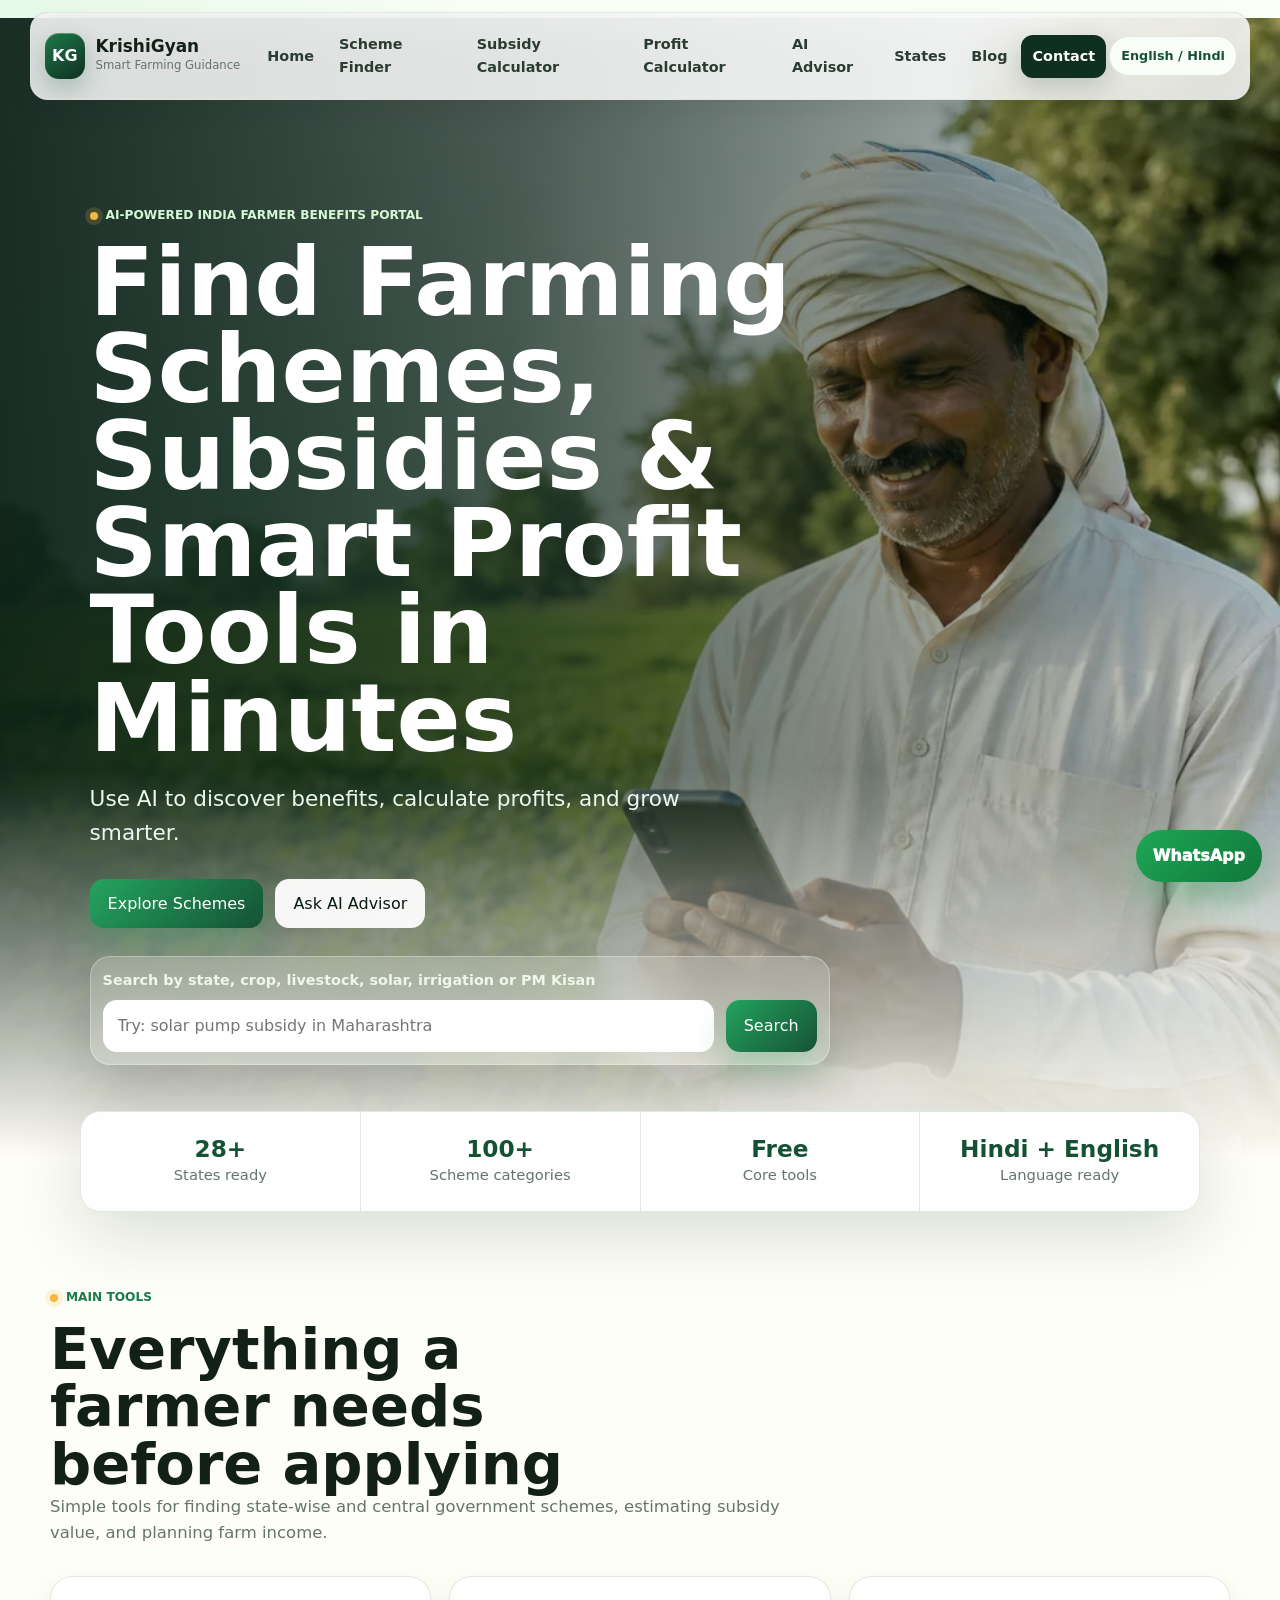
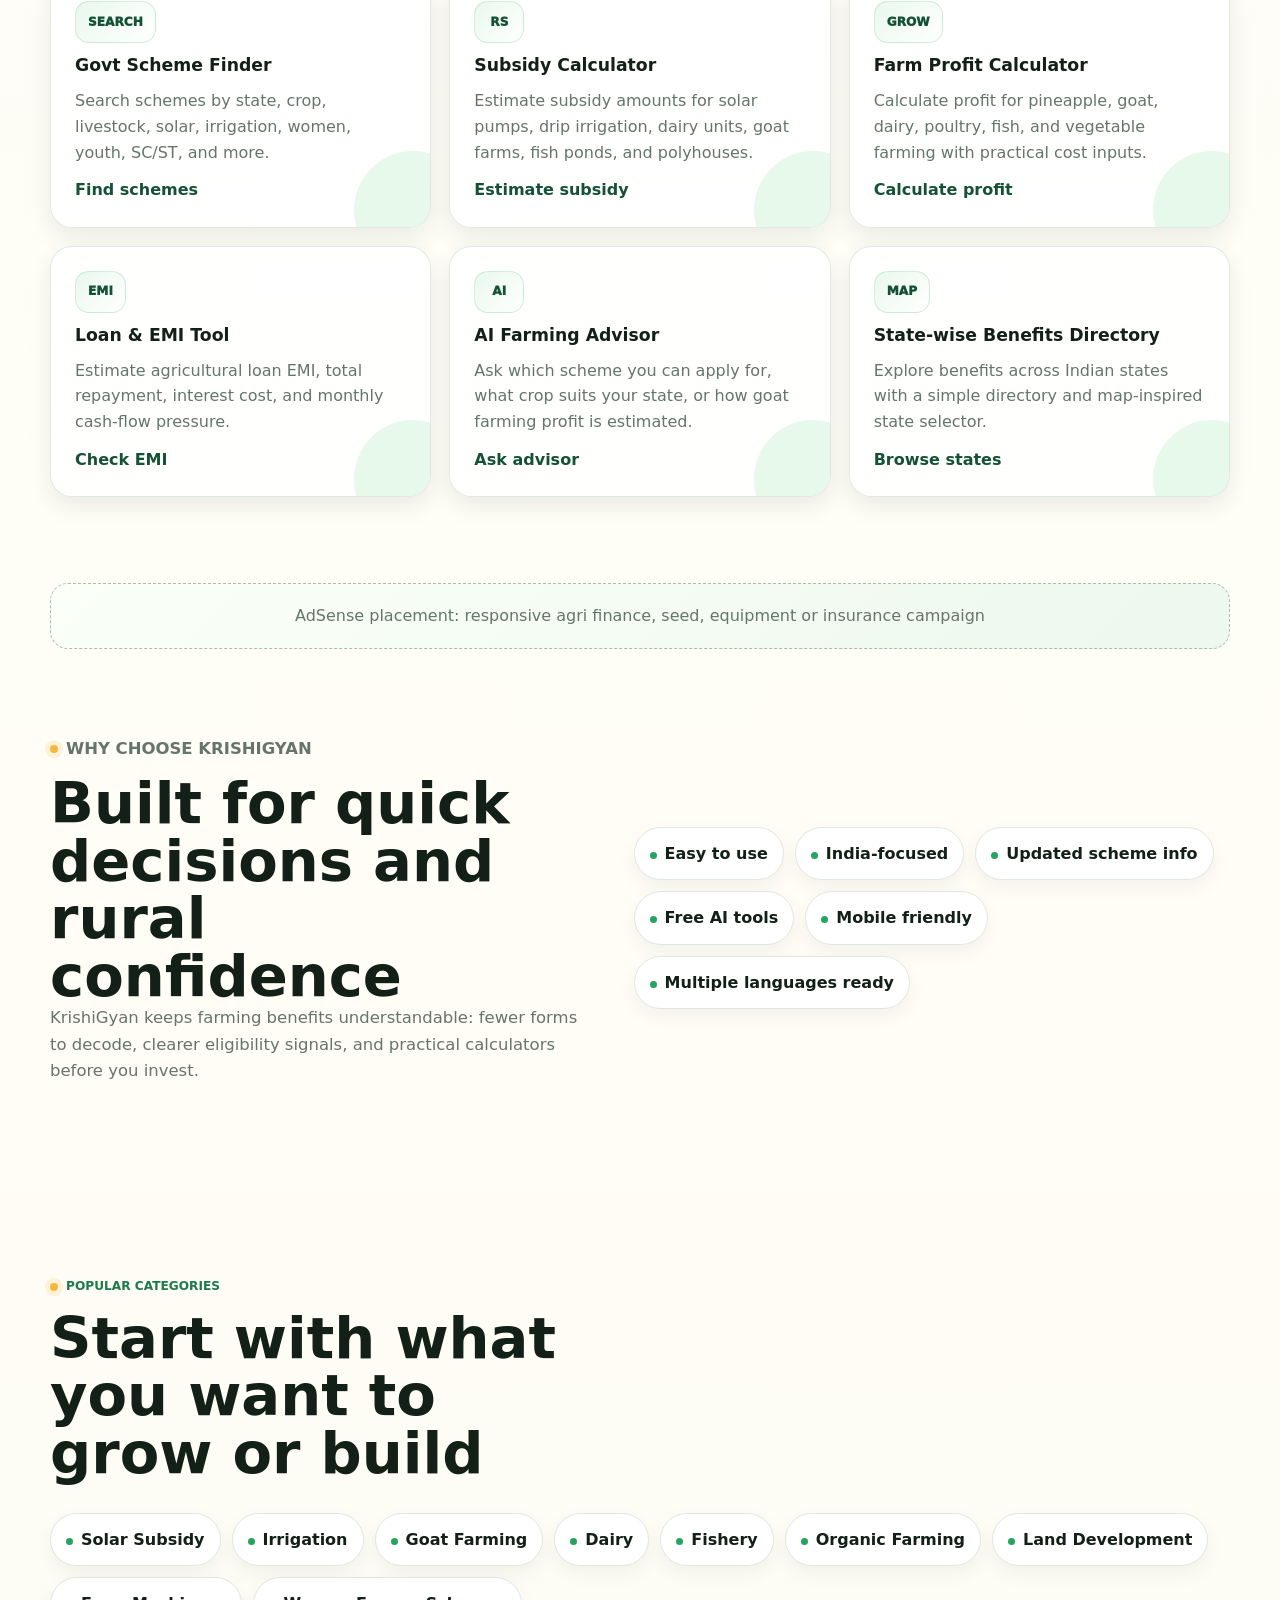
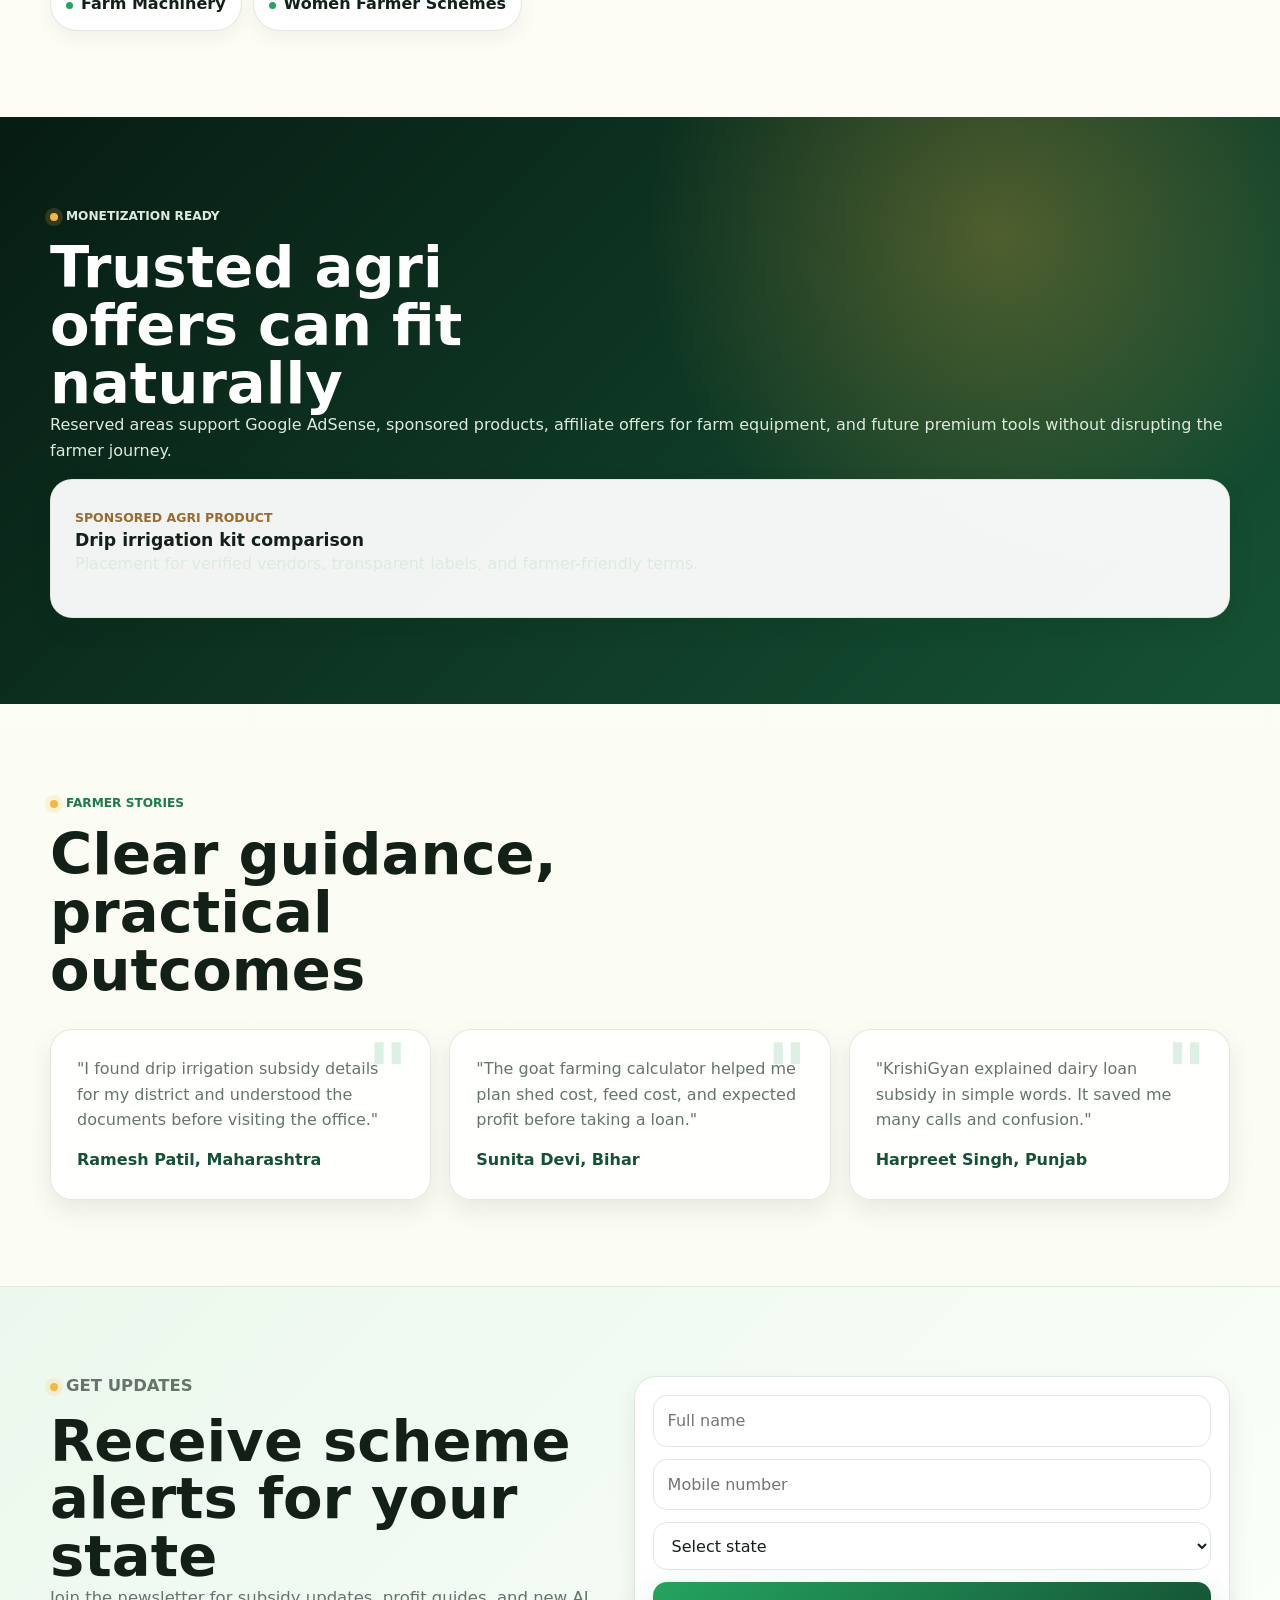
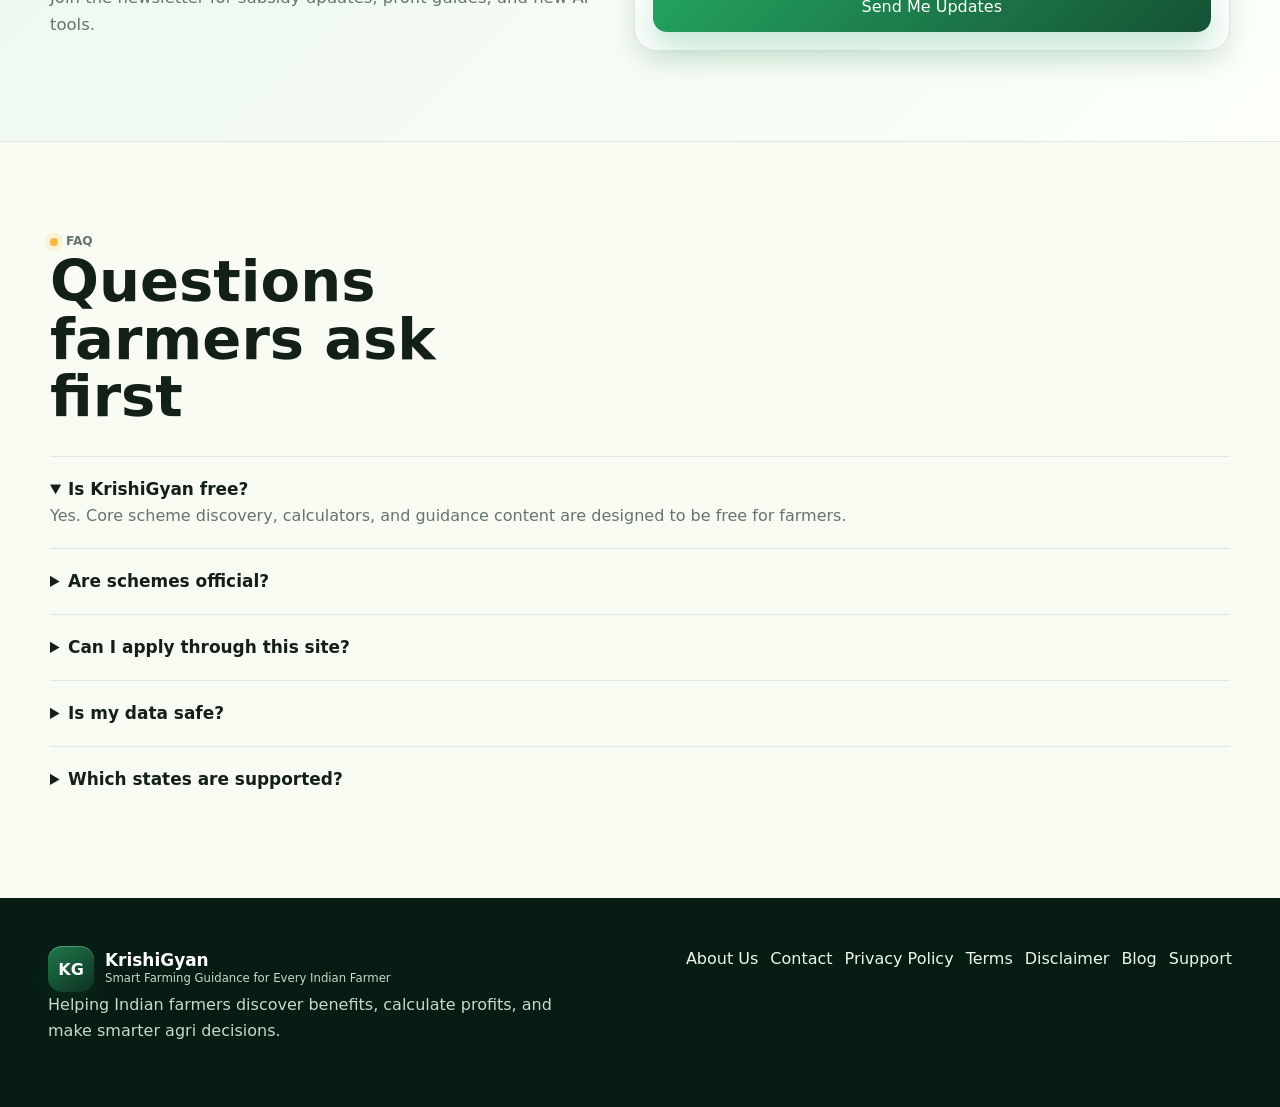
<file: index.html>
<!doctype html>
<html lang="en">
  <head>
    <meta charset="utf-8">
    <meta name="viewport" content="width=device-width, initial-scale=1">
    <title>KrishiGyan | Farmer Subsidy India, Schemes & AI Farming Tools</title>
    <meta name="description" content="KrishiGyan helps Indian farmers discover government schemes, farmer subsidy India options, solar subsidy, goat farming subsidy, dairy loan subsidy, PM Kisan benefits, and profit calculators.">
    <meta name="keywords" content="Farmer subsidy India, Government schemes for farmers, Solar subsidy for farmers India, Goat farming subsidy India, Dairy loan subsidy, PM Kisan benefits, Agriculture subsidy state wise">
    <link rel="canonical" href="https://krishigyan.example/">
    <meta property="og:title" content="KrishiGyan - Smart Farming Guidance for Every Indian Farmer">
    <meta property="og:description" content="Find farming schemes, subsidies and smart profit tools in minutes.">
    <meta property="og:type" content="website">
    <link rel="stylesheet" href="assets/css/styles.css">
    <script defer src="https://cdn.vercel-insights.com/v1/script.js"></script>
  </head>
  <body>
    <header class="site-header">
      <a class="brand" href="index.html" aria-label="KrishiGyan home">
        <span class="brand-mark">KG</span>
        <span><strong>KrishiGyan</strong><small>Smart Farming Guidance</small></span>
      </a>
      <button class="nav-toggle" type="button" aria-label="Open navigation menu" aria-expanded="false" aria-controls="site-nav">
        <span></span><span></span><span></span>
      </button>
      <nav id="site-nav" class="site-nav" aria-label="Primary navigation">
        <a href="index.html">Home</a>
        <a href="scheme-finder.html">Scheme Finder</a>
        <a href="subsidy-calculator.html">Subsidy Calculator</a>
        <a href="profit-calculator.html">Profit Calculator</a>
        <a href="ai-advisor.html">AI Advisor</a>
        <a href="state-benefits.html">States</a>
        <a href="blog.html">Blog</a>
        <a class="nav-cta" href="contact.html">Contact</a>
        <span class="language-switch" aria-label="Language options">English / Hindi</span>
      </nav>
    </header>

    <main>
	
      <section class="hero">
        <picture class="hero-media">
          <source srcset="assets/images/hero-farmer.webp" type="image/webp">
          <img src="assets/images/hero-farmer.png" alt="Indian farmer using a smartphone in a green field" width="1774" height="887" fetchpriority="high" decoding="async">
        </picture>
        <div class="hero-overlay"></div>
        <div class="hero-content">
          <p class="eyebrow">AI-powered India Farmer Benefits Portal</p>
          <h1>Find Farming Schemes, Subsidies & Smart Profit Tools in Minutes</h1>
          <p>Use AI to discover benefits, calculate profits, and grow smarter.</p>
          <div class="hero-actions">
            <a class="btn primary" href="scheme-finder.html">Explore Schemes</a>
            <a class="btn secondary" href="ai-advisor.html">Ask AI Advisor</a>
          </div>
          <form class="quick-search" role="search">
            <label for="home-search">Search by state, crop, livestock, solar, irrigation or PM Kisan</label>
            <div>
              <input id="home-search" type="search" placeholder="Try: solar pump subsidy in Maharashtra">
              <button type="submit">Search</button>
            </div>
          </form>
        </div>
      </section>

      <section class="trust-strip" aria-label="Trust indicators">
        <div><strong>28+</strong><span>States ready</span></div>
        <div><strong>100+</strong><span>Scheme categories</span></div>
        <div><strong>Free</strong><span>Core tools</span></div>
        <div><strong>Hindi + English</strong><span>Language ready</span></div>
      </section>

      <section class="section section-tight">
        <div class="section-heading">
          <p class="eyebrow">Main tools</p>
          <h2>Everything a farmer needs before applying</h2>
          <p>Simple tools for finding state-wise and central government schemes, estimating subsidy value, and planning farm income.</p>
        </div>
        <div class="feature-grid">
          <article class="feature-card">
            <span class="icon">Search</span>
            <h3>Govt Scheme Finder</h3>
            <p>Search schemes by state, crop, livestock, solar, irrigation, women, youth, SC/ST, and more.</p>
            <a href="scheme-finder.html">Find schemes</a>
          </article>
          <article class="feature-card">
            <span class="icon">Rs</span>
            <h3>Subsidy Calculator</h3>
            <p>Estimate subsidy amounts for solar pumps, drip irrigation, dairy units, goat farms, fish ponds, and polyhouses.</p>
            <a href="subsidy-calculator.html">Estimate subsidy</a>
          </article>
          <article class="feature-card">
            <span class="icon">Grow</span>
            <h3>Farm Profit Calculator</h3>
            <p>Calculate profit for pineapple, goat, dairy, poultry, fish, and vegetable farming with practical cost inputs.</p>
            <a href="profit-calculator.html">Calculate profit</a>
          </article>
          <article class="feature-card">
            <span class="icon">EMI</span>
            <h3>Loan & EMI Tool</h3>
            <p>Estimate agricultural loan EMI, total repayment, interest cost, and monthly cash-flow pressure.</p>
            <a href="subsidy-calculator.html#loan-tool">Check EMI</a>
          </article>
          <article class="feature-card">
            <span class="icon">AI</span>
            <h3>AI Farming Advisor</h3>
            <p>Ask which scheme you can apply for, what crop suits your state, or how goat farming profit is estimated.</p>
            <a href="ai-advisor.html">Ask advisor</a>
          </article>
          <article class="feature-card">
            <span class="icon">Map</span>
            <h3>State-wise Benefits Directory</h3>
            <p>Explore benefits across Indian states with a simple directory and map-inspired state selector.</p>
            <a href="state-benefits.html">Browse states</a>
          </article>
        </div>
      </section>

      <aside class="ad-slot">AdSense placement: responsive agri finance, seed, equipment or insurance campaign</aside>

      <section id="about" class="section split">
        <div>
          <p class="eyebrow">Why choose KrishiGyan</p>
          <h2>Built for quick decisions and rural confidence</h2>
          <p>KrishiGyan keeps farming benefits understandable: fewer forms to decode, clearer eligibility signals, and practical calculators before you invest.</p>
        </div>
        <div class="benefit-list">
          <span>Easy to use</span>
          <span>India-focused</span>
          <span>Updated scheme info</span>
          <span>Free AI tools</span>
          <span>Mobile friendly</span>
          <span>Multiple languages ready</span>
        </div>
      </section>

      <section class="section">
        <div class="section-heading">
          <p class="eyebrow">Popular categories</p>
          <h2>Start with what you want to grow or build</h2>
        </div>
        <div class="category-grid">
          <a href="scheme-finder.html?category=solar">Solar Subsidy</a>
          <a href="scheme-finder.html?category=irrigation">Irrigation</a>
          <a href="scheme-finder.html?category=goat">Goat Farming</a>
          <a href="scheme-finder.html?category=dairy">Dairy</a>
          <a href="scheme-finder.html?category=fishery">Fishery</a>
          <a href="scheme-finder.html?category=organic">Organic Farming</a>
          <a href="scheme-finder.html?category=land">Land Development</a>
          <a href="scheme-finder.html?category=machinery">Farm Machinery</a>
          <a href="scheme-finder.html?category=women">Women Farmer Schemes</a>
        </div>
      </section>

      <section class="section product-band">
        <div>
          <p class="eyebrow">Monetization ready</p>
          <h2>Trusted agri offers can fit naturally</h2>
          <p>Reserved areas support Google AdSense, sponsored products, affiliate offers for farm equipment, and future premium tools without disrupting the farmer journey.</p>
        </div>
        <div class="offer-card">
          <span>Sponsored agri product</span>
          <h3>Drip irrigation kit comparison</h3>
          <p>Placement for verified vendors, transparent labels, and farmer-friendly terms.</p>
        </div>
      </section>

      <section class="section">
        <div class="section-heading">
          <p class="eyebrow">Farmer stories</p>
          <h2>Clear guidance, practical outcomes</h2>
        </div>
        <div class="testimonial-grid">
          <blockquote>
            <p>"I found drip irrigation subsidy details for my district and understood the documents before visiting the office."</p>
            <cite>Ramesh Patil, Maharashtra</cite>
          </blockquote>
          <blockquote>
            <p>"The goat farming calculator helped me plan shed cost, feed cost, and expected profit before taking a loan."</p>
            <cite>Sunita Devi, Bihar</cite>
          </blockquote>
          <blockquote>
            <p>"KrishiGyan explained dairy loan subsidy in simple words. It saved me many calls and confusion."</p>
            <cite>Harpreet Singh, Punjab</cite>
          </blockquote>
        </div>
      </section>

      <section class="section split lead-section">
        <div>
          <p class="eyebrow">Get updates</p>
          <h2>Receive scheme alerts for your state</h2>
          <p>Join the newsletter for subsidy updates, profit guides, and new AI tools.</p>
        </div>
        <form class="lead-form">
          <input type="text" name="name" placeholder="Full name" aria-label="Full name">
          <input type="tel" name="phone" placeholder="Mobile number" aria-label="Mobile number">
          <select name="state" aria-label="State">
            <option value="">Select state</option>
            <option>Maharashtra</option><option>Uttar Pradesh</option><option>Bihar</option><option>Punjab</option><option>Tamil Nadu</option>
          </select>
          <button class="btn primary" type="submit">Send Me Updates</button>
        </form>
      </section>

      <section class="section faq">
        <div class="section-heading">
          <p class="eyebrow">FAQ</p>
          <h2>Questions farmers ask first</h2>
        </div>
        <details open>
          <summary>Is KrishiGyan free?</summary>
          <p>Yes. Core scheme discovery, calculators, and guidance content are designed to be free for farmers.</p>
        </details>
        <details>
          <summary>Are schemes official?</summary>
          <p>KrishiGyan organizes information from government and public sources, but users should verify final eligibility on official portals or local departments.</p>
        </details>
        <details>
          <summary>Can I apply through this site?</summary>
          <p>The portal can guide you to the right scheme and documents. Direct application support can be added where official online links are available.</p>
        </details>
        <details>
          <summary>Is my data safe?</summary>
          <p>Lead forms should collect only necessary details and clearly explain how contact information is used.</p>
        </details>
        <details>
          <summary>Which states are supported?</summary>
          <p>The directory is ready for all Indian states and union territories, with state-wise pages and filters.</p>
        </details>
      </section>
    </main>

    <a class="whatsapp" href="https://wa.me/910000000000" aria-label="Contact KrishiGyan on WhatsApp">WhatsApp</a>

    <footer class="site-footer">
      <div>
        <a class="brand footer-brand" href="index.html"><span class="brand-mark">KG</span><span><strong>KrishiGyan</strong><small>Smart Farming Guidance for Every Indian Farmer</small></span></a>
        <p>Helping Indian farmers discover benefits, calculate profits, and make smarter agri decisions.</p>
      </div>
      <nav aria-label="Footer">
        <a href="index.html#about">About Us</a>
        <a href="contact.html">Contact</a>
        <a href="privacy.html">Privacy Policy</a>
        <a href="terms.html">Terms</a>
        <a href="disclaimer.html">Disclaimer</a>
        <a href="blog.html">Blog</a>
        <a href="contact.html#support">Support</a>
      </nav>
    </footer>
	<script>window.va = window.va || function () { (window.vaq = window.vaq || []).push(arguments); };
	</script>
    <script src="assets/js/main.js" defer></script>
  </body>
</html>
</file>
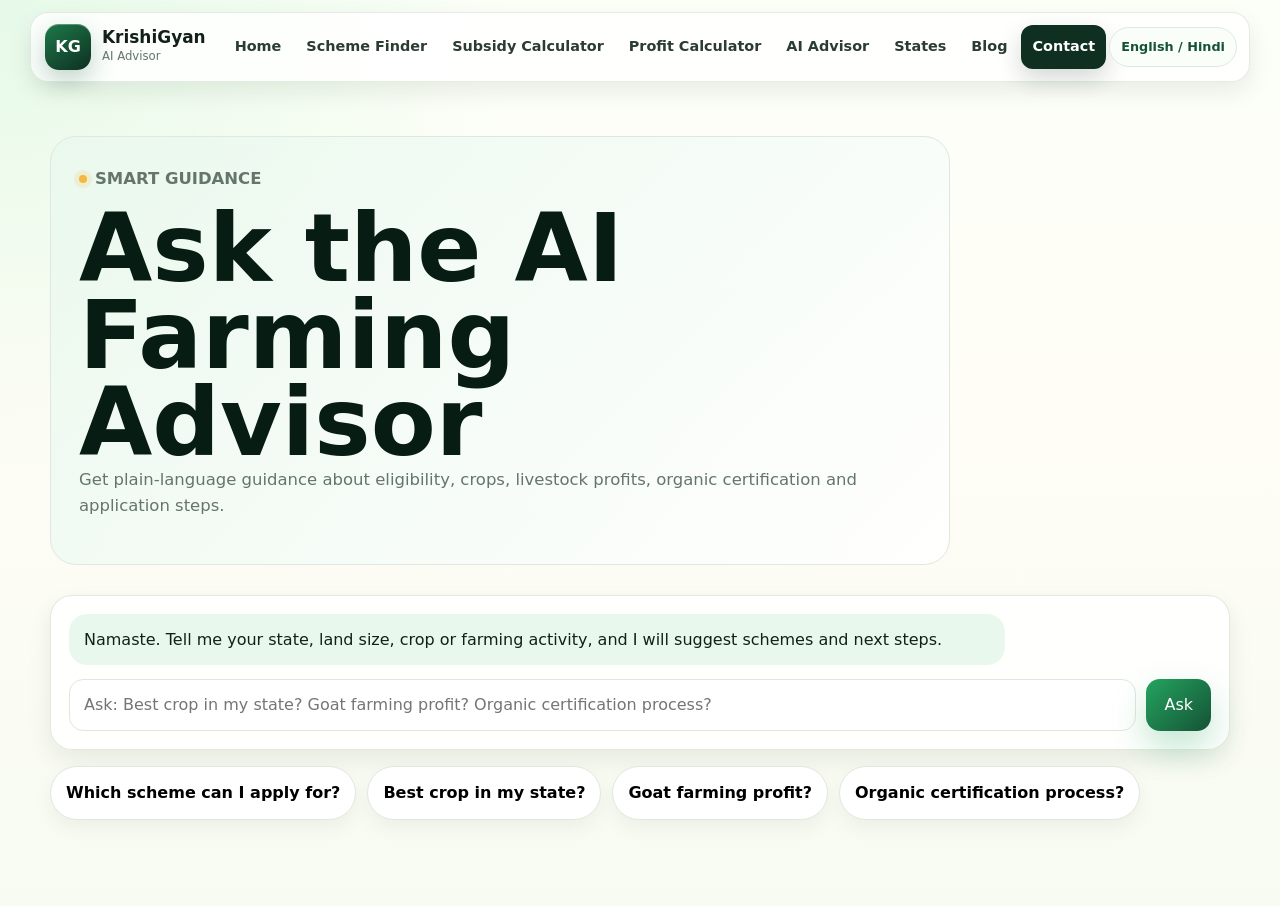
<file: ai-advisor.html>
<!doctype html>
<html lang="en">
  <head>
    <meta charset="utf-8"><meta name="viewport" content="width=device-width, initial-scale=1">
    <title>AI Farming Advisor | KrishiGyan</title>
    <meta name="description" content="Ask KrishiGyan AI Advisor about farmer schemes, best crops by state, goat farming profit, organic certification and subsidy eligibility.">
    <link rel="stylesheet" href="assets/css/styles.css">
    <script defer src="https://cdn.vercel-insights.com/v1/script.js"></script>
  </head>
  <body>
    <header class="site-header compact"><a class="brand" href="index.html"><span class="brand-mark">KG</span><span><strong>KrishiGyan</strong><small>AI Advisor</small></span></a><button class="nav-toggle" type="button" aria-label="Open navigation menu" aria-expanded="false" aria-controls="site-nav"><span></span><span></span><span></span></button><nav id="site-nav" class="site-nav"><a href="index.html">Home</a><a href="scheme-finder.html">Scheme Finder</a><a href="subsidy-calculator.html">Subsidy Calculator</a><a href="profit-calculator.html">Profit Calculator</a><a href="ai-advisor.html">AI Advisor</a><a href="state-benefits.html">States</a><a href="blog.html">Blog</a><a class="nav-cta" href="contact.html">Contact</a><span class="language-switch" aria-label="Language options">English / Hindi</span></nav></header>
    <main class="page">
      <section class="page-hero"><p class="eyebrow">Smart guidance</p><h1>Ask the AI Farming Advisor</h1><p>Get plain-language guidance about eligibility, crops, livestock profits, organic certification and application steps.</p></section>
      <section class="chat-shell">
        <div class="chat-log" aria-live="polite">
          <p class="bot">Namaste. Tell me your state, land size, crop or farming activity, and I will suggest schemes and next steps.</p>
        </div>
        <form class="chat-form">
          <input type="text" placeholder="Ask: Best crop in my state? Goat farming profit? Organic certification process?" aria-label="Ask AI Advisor">
          <button class="btn primary" type="submit">Ask</button>
        </form>
      </section>
      <div class="prompt-chips"><button type="button">Which scheme can I apply for?</button><button type="button">Best crop in my state?</button><button type="button">Goat farming profit?</button><button type="button">Organic certification process?</button></div>
    </main>
    <script src="assets/js/main.js" defer></script>
  </body>
</html>
</file>
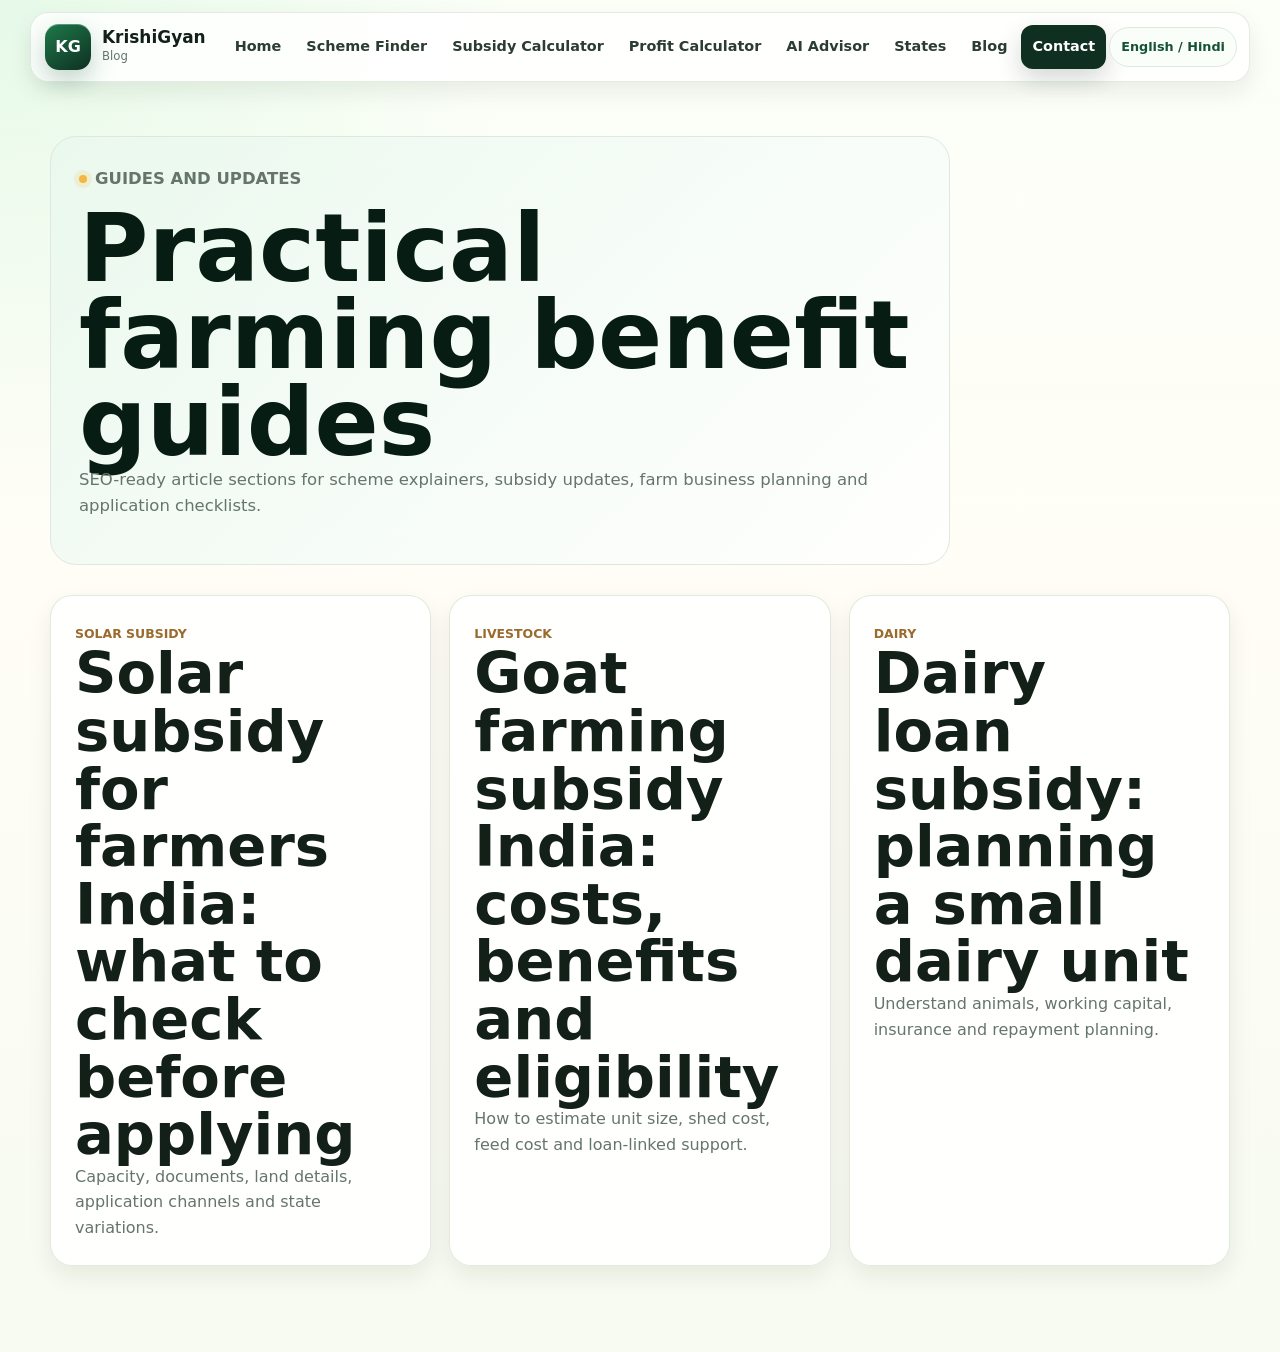
<file: blog.html>
<!doctype html>
<html lang="en">
  <head>
    <meta charset="utf-8"><meta name="viewport" content="width=device-width, initial-scale=1">
    <title>KrishiGyan Blog | Farmer Subsidy, Profit & Scheme Guides</title>
    <meta name="description" content="Read farmer subsidy India guides about solar subsidy, goat farming subsidy, dairy loan subsidy, PM Kisan benefits and agriculture subsidy state wise.">
    <link rel="stylesheet" href="assets/css/styles.css">
    <script defer src="https://cdn.vercel-insights.com/v1/script.js"></script>
  </head>
  <body>
    <header class="site-header compact"><a class="brand" href="index.html"><span class="brand-mark">KG</span><span><strong>KrishiGyan</strong><small>Blog</small></span></a><button class="nav-toggle" type="button" aria-label="Open navigation menu" aria-expanded="false" aria-controls="site-nav"><span></span><span></span><span></span></button><nav id="site-nav" class="site-nav"><a href="index.html">Home</a><a href="scheme-finder.html">Scheme Finder</a><a href="subsidy-calculator.html">Subsidy Calculator</a><a href="profit-calculator.html">Profit Calculator</a><a href="ai-advisor.html">AI Advisor</a><a href="state-benefits.html">States</a><a href="blog.html">Blog</a><a class="nav-cta" href="contact.html">Contact</a><span class="language-switch" aria-label="Language options">English / Hindi</span></nav></header>
    <main class="page">
      <section class="page-hero"><p class="eyebrow">Guides and updates</p><h1>Practical farming benefit guides</h1><p>SEO-ready article sections for scheme explainers, subsidy updates, farm business planning and application checklists.</p></section>
      <section class="blog-grid">
        <article><span>Solar subsidy</span><h2>Solar subsidy for farmers India: what to check before applying</h2><p>Capacity, documents, land details, application channels and state variations.</p></article>
        <article><span>Livestock</span><h2>Goat farming subsidy India: costs, benefits and eligibility</h2><p>How to estimate unit size, shed cost, feed cost and loan-linked support.</p></article>
        <article><span>Dairy</span><h2>Dairy loan subsidy: planning a small dairy unit</h2><p>Understand animals, working capital, insurance and repayment planning.</p></article>
      </section>
    </main>
    <script src="assets/js/main.js" defer></script>
  </body>
</html>
</file>
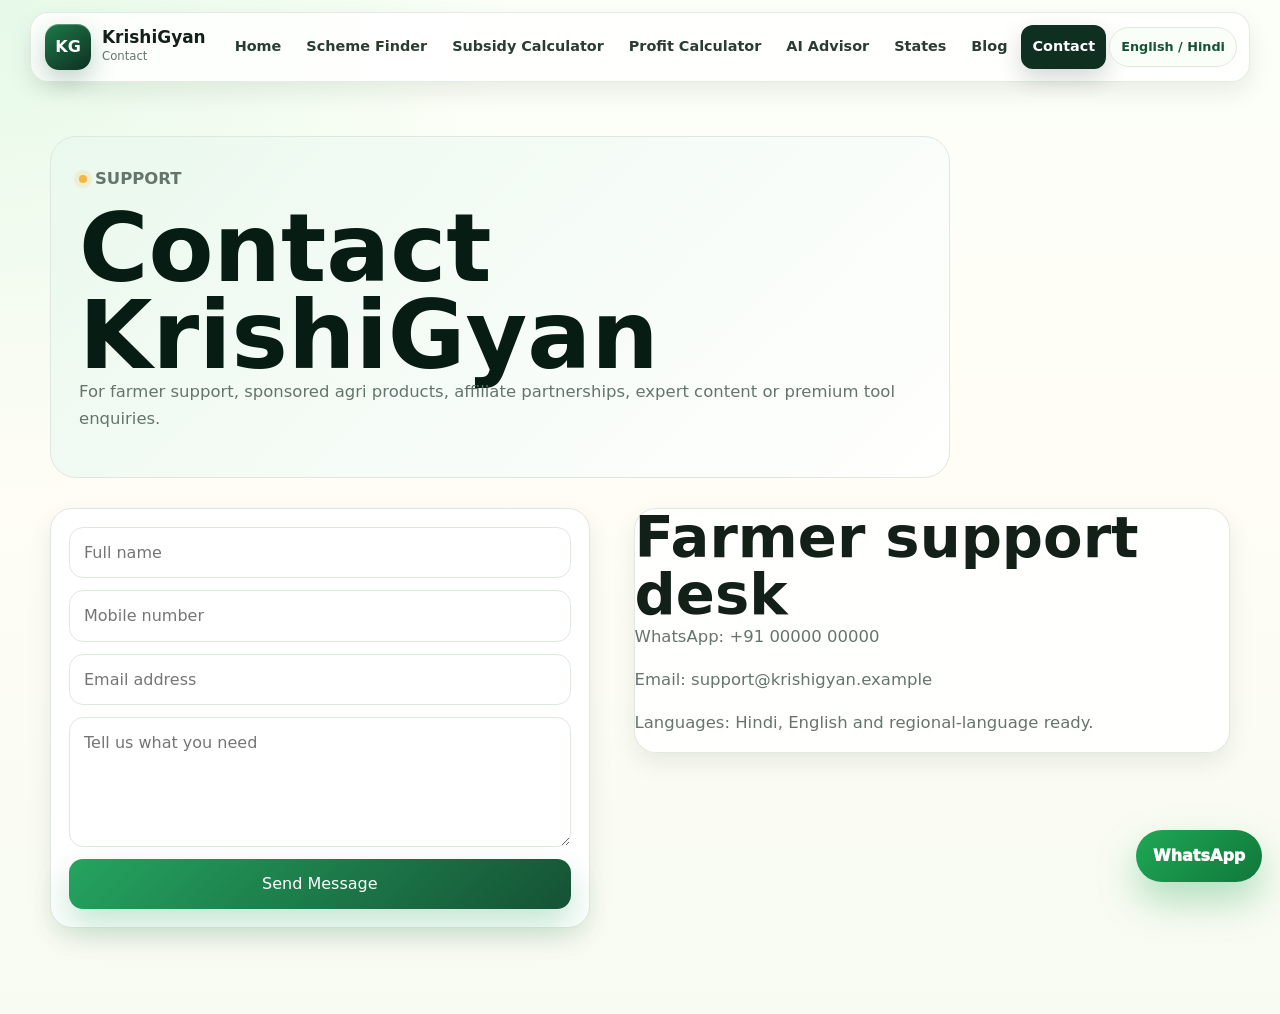
<file: contact.html>
<!doctype html>
<html lang="en">
  <head>
    <meta charset="utf-8"><meta name="viewport" content="width=device-width, initial-scale=1">
    <title>Contact KrishiGyan | Farmer Support</title>
    <meta name="description" content="Contact KrishiGyan for farmer scheme guidance, subsidy calculators, AI farming tools, partnerships and support.">
    <link rel="stylesheet" href="assets/css/styles.css">
    <script defer src="https://cdn.vercel-insights.com/v1/script.js"></script>
  </head>
  <body>
    <header class="site-header compact"><a class="brand" href="index.html"><span class="brand-mark">KG</span><span><strong>KrishiGyan</strong><small>Contact</small></span></a><button class="nav-toggle" type="button" aria-label="Open navigation menu" aria-expanded="false" aria-controls="site-nav"><span></span><span></span><span></span></button><nav id="site-nav" class="site-nav"><a href="index.html">Home</a><a href="scheme-finder.html">Scheme Finder</a><a href="subsidy-calculator.html">Subsidy Calculator</a><a href="profit-calculator.html">Profit Calculator</a><a href="ai-advisor.html">AI Advisor</a><a href="state-benefits.html">States</a><a href="blog.html">Blog</a><a class="nav-cta" href="contact.html">Contact</a><span class="language-switch" aria-label="Language options">English / Hindi</span></nav></header>
    <main class="page">
      <section class="page-hero"><p class="eyebrow">Support</p><h1>Contact KrishiGyan</h1><p>For farmer support, sponsored agri products, affiliate partnerships, expert content or premium tool enquiries.</p></section>
      <section class="split contact-layout">
        <form class="lead-form">
          <input type="text" placeholder="Full name" aria-label="Full name">
          <input type="tel" placeholder="Mobile number" aria-label="Mobile number">
          <input type="email" placeholder="Email address" aria-label="Email address">
          <textarea placeholder="Tell us what you need" aria-label="Message"></textarea>
          <button class="btn primary" type="submit">Send Message</button>
        </form>
        <div id="support" class="support-card">
          <h2>Farmer support desk</h2>
          <p>WhatsApp: +91 00000 00000</p>
          <p>Email: support@krishigyan.example</p>
          <p>Languages: Hindi, English and regional-language ready.</p>
        </div>
      </section>
    </main>
    <a class="whatsapp" href="https://wa.me/910000000000">WhatsApp</a>
    <script src="assets/js/main.js" defer></script>
  </body>
</html>
</file>
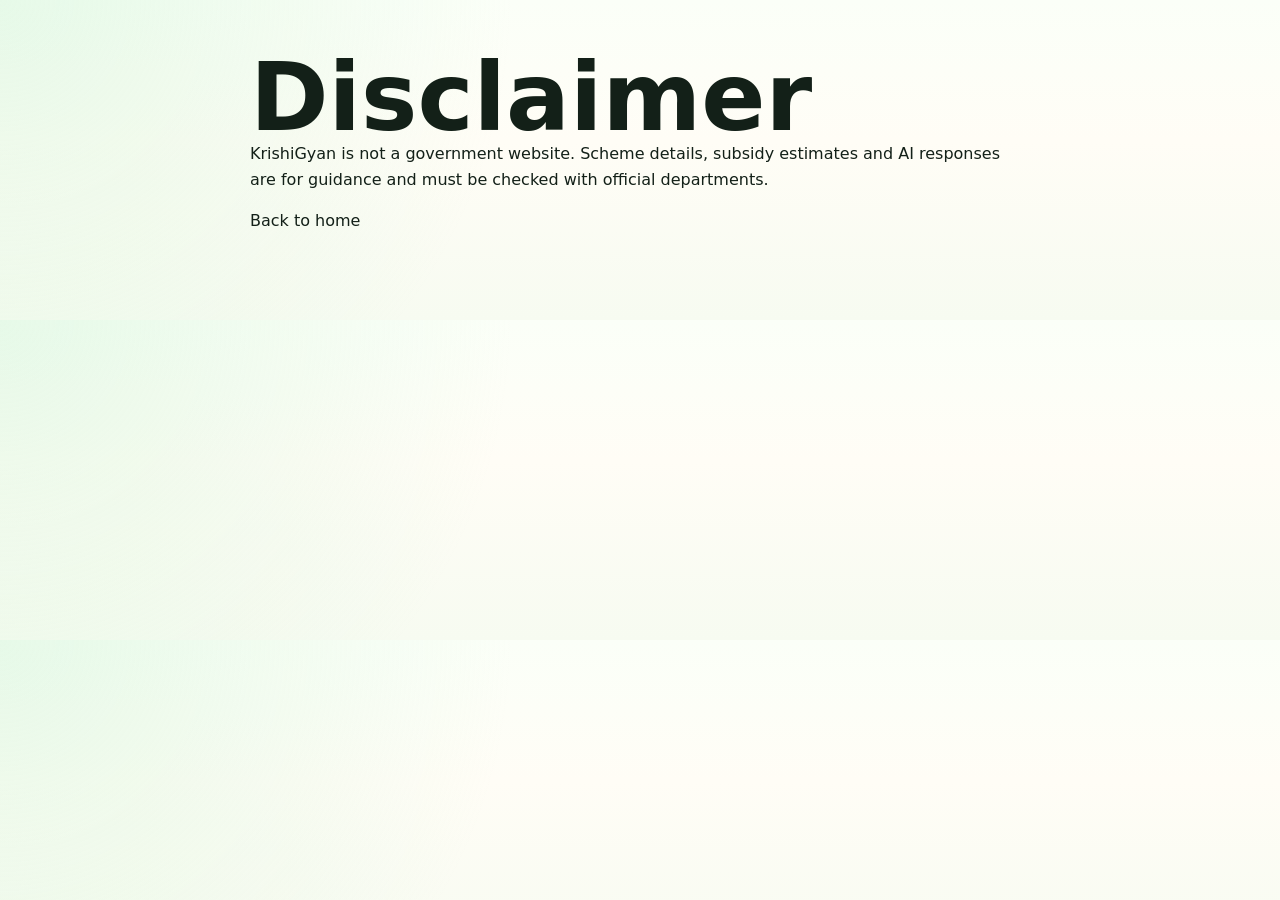
<file: disclaimer.html>
<!doctype html><html lang="en"><head><meta charset="utf-8"><meta name="viewport" content="width=device-width, initial-scale=1"><title>Disclaimer | KrishiGyan</title><link rel="stylesheet" href="assets/css/styles.css"><script defer src="https://cdn.vercel-insights.com/v1/script.js"></script></head><body><main class="page legal"><h1>Disclaimer</h1><p>KrishiGyan is not a government website. Scheme details, subsidy estimates and AI responses are for guidance and must be checked with official departments.</p><a href="index.html">Back to home</a></main></body></html>
</file>
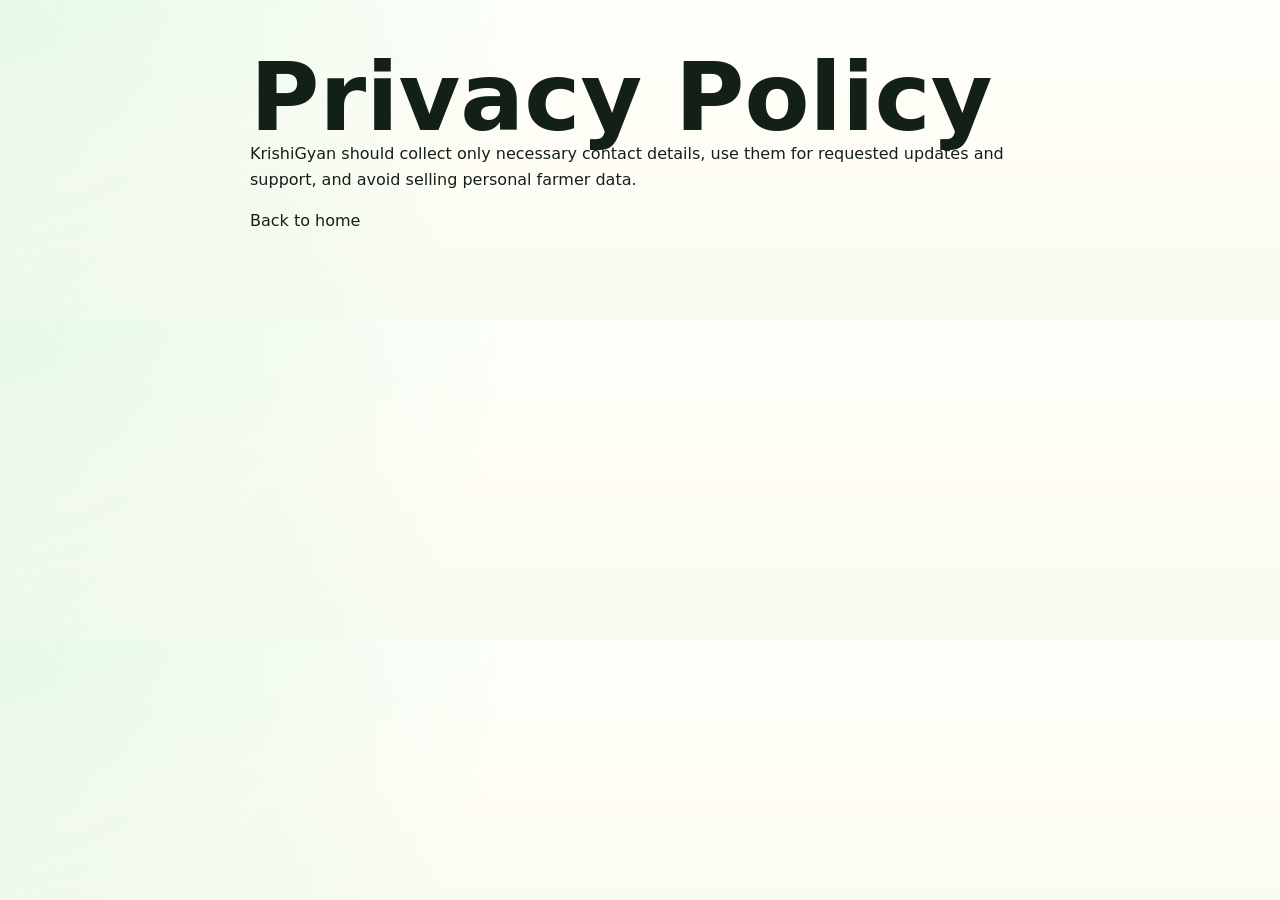
<file: privacy.html>
<!doctype html><html lang="en"><head><meta charset="utf-8"><meta name="viewport" content="width=device-width, initial-scale=1"><title>Privacy Policy | KrishiGyan</title><link rel="stylesheet" href="assets/css/styles.css"><script defer src="https://cdn.vercel-insights.com/v1/script.js"></script></head><body><main class="page legal"><h1>Privacy Policy</h1><p>KrishiGyan should collect only necessary contact details, use them for requested updates and support, and avoid selling personal farmer data.</p><a href="index.html">Back to home</a></main></body></html>
</file>
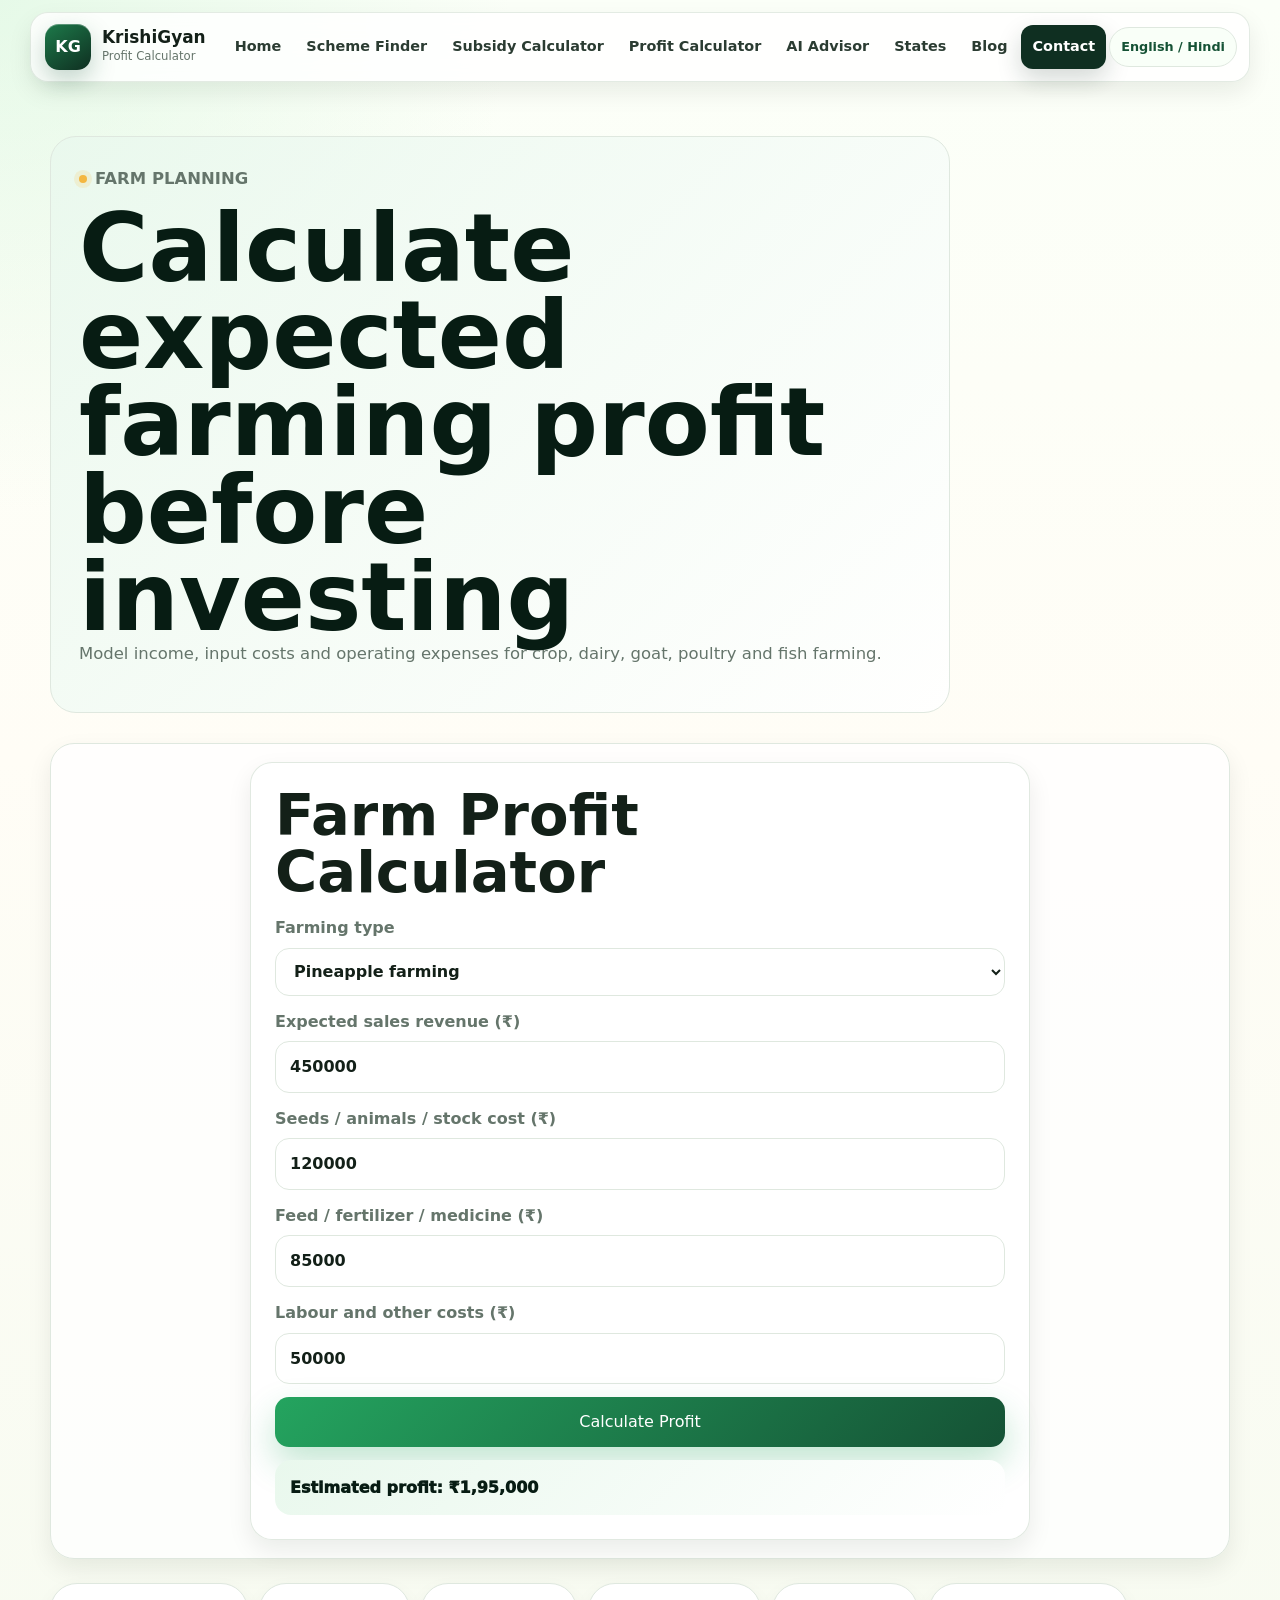
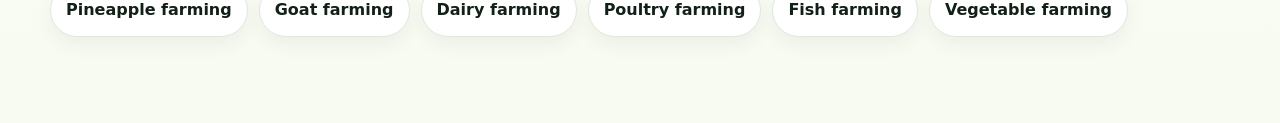
<file: profit-calculator.html>
<!doctype html>
<html lang="en">
  <head>
    <meta charset="utf-8"><meta name="viewport" content="width=device-width, initial-scale=1">
    <title>Farm Profit Calculator | Goat, Dairy, Poultry, Fish & Crop Profit</title>
    <meta name="description" content="Calculate profit for pineapple farming, goat farming, dairy farming, poultry farming, fish farming and vegetable farming in India.">
    <link rel="stylesheet" href="assets/css/styles.css">
    <script defer src="https://cdn.vercel-insights.com/v1/script.js"></script>
  </head>
  <body>
    <header class="site-header compact"><a class="brand" href="index.html"><span class="brand-mark">KG</span><span><strong>KrishiGyan</strong><small>Profit Calculator</small></span></a><button class="nav-toggle" type="button" aria-label="Open navigation menu" aria-expanded="false" aria-controls="site-nav"><span></span><span></span><span></span></button><nav id="site-nav" class="site-nav"><a href="index.html">Home</a><a href="scheme-finder.html">Scheme Finder</a><a href="subsidy-calculator.html">Subsidy Calculator</a><a href="profit-calculator.html">Profit Calculator</a><a href="ai-advisor.html">AI Advisor</a><a href="state-benefits.html">States</a><a href="blog.html">Blog</a><a class="nav-cta" href="contact.html">Contact</a><span class="language-switch" aria-label="Language options">English / Hindi</span></nav></header>
    <main class="page">
      <section class="page-hero"><p class="eyebrow">Farm planning</p><h1>Calculate expected farming profit before investing</h1><p>Model income, input costs and operating expenses for crop, dairy, goat, poultry and fish farming.</p></section>
      <section class="tool-panel">
        <form class="calc-card wide" data-calc="profit">
          <h2>Farm Profit Calculator</h2>
          <label>Farming type<select name="type"><option>Pineapple farming</option><option>Goat farming</option><option>Dairy farming</option><option>Poultry farming</option><option>Fish farming</option><option>Vegetable farming</option></select></label>
          <label>Expected sales revenue (₹)<input name="revenue" type="number" value="450000" min="0"></label>
          <label>Seeds / animals / stock cost (₹)<input name="stock" type="number" value="120000" min="0"></label>
          <label>Feed / fertilizer / medicine (₹)<input name="inputs" type="number" value="85000" min="0"></label>
          <label>Labour and other costs (₹)<input name="other" type="number" value="50000" min="0"></label>
          <button class="btn primary" type="submit">Calculate Profit</button>
          <output>Estimated profit: ₹1,95,000</output>
        </form>
      </section>
      <div class="category-grid compact-list"><span>Pineapple farming</span><span>Goat farming</span><span>Dairy farming</span><span>Poultry farming</span><span>Fish farming</span><span>Vegetable farming</span></div>
    </main>
    <script src="assets/js/main.js" defer></script>
  </body>
</html>
</file>
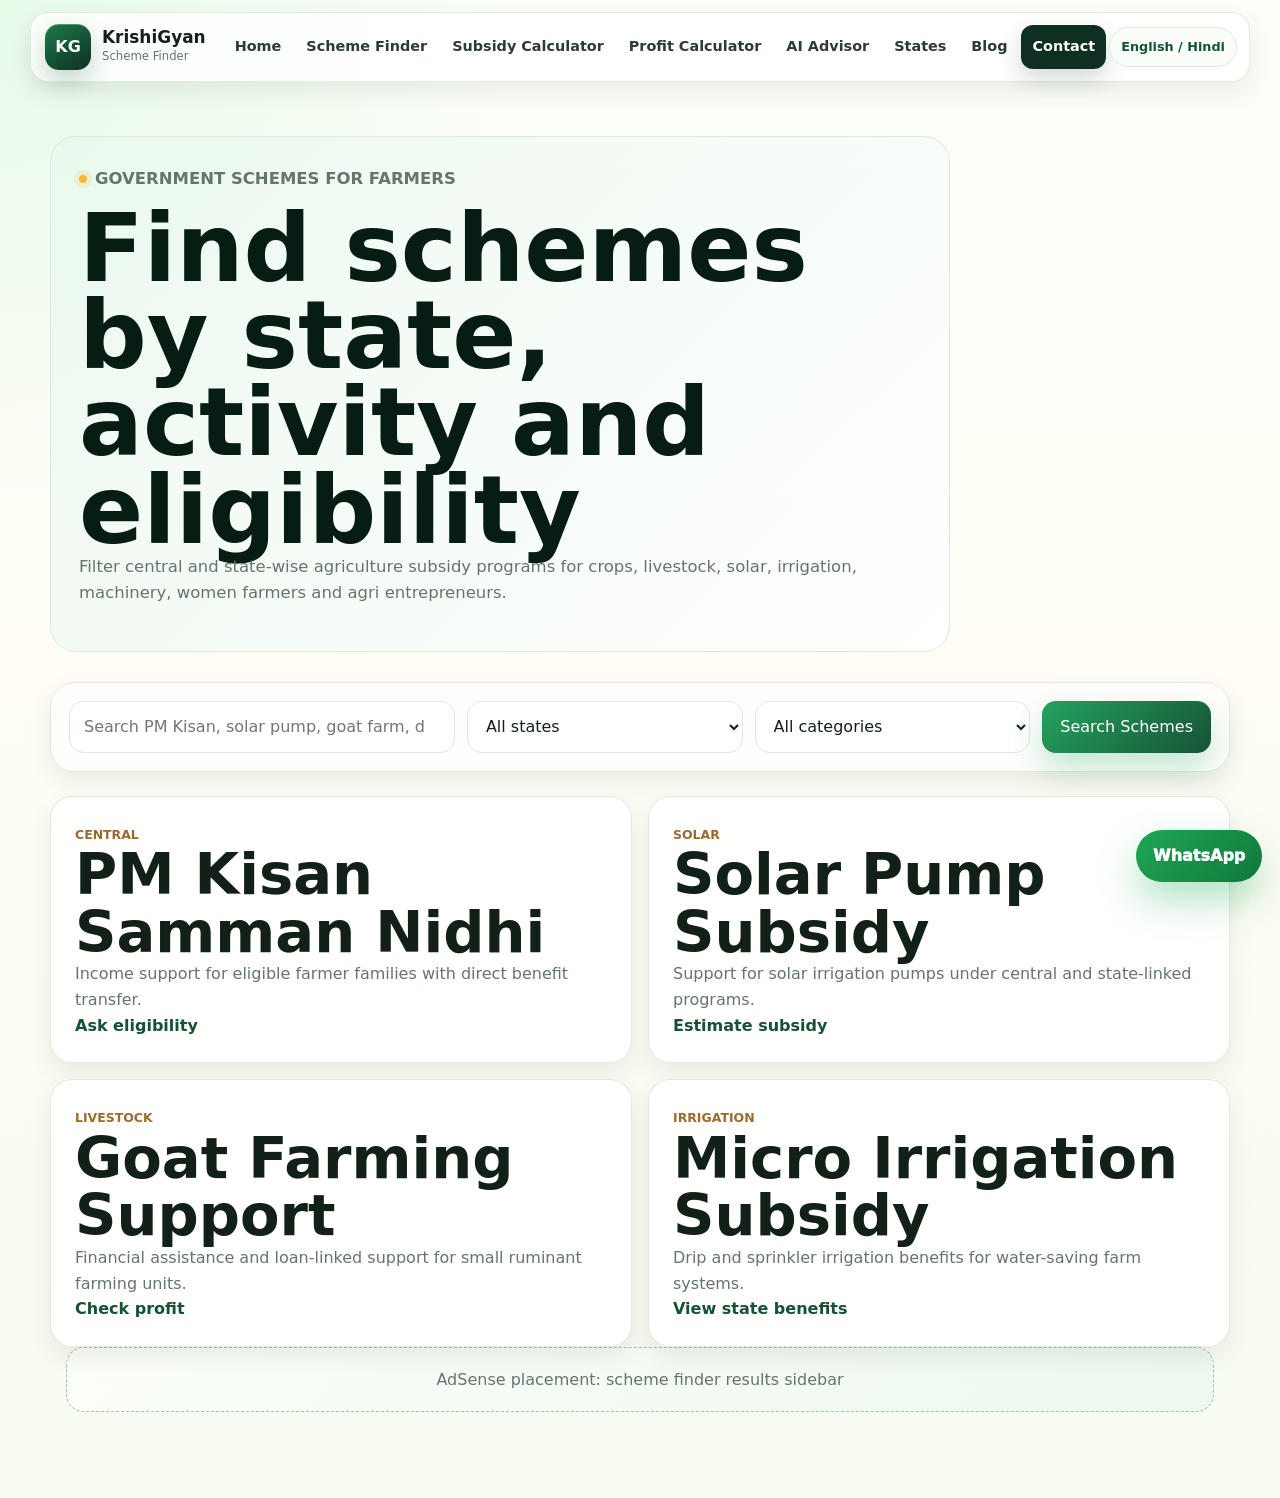
<file: scheme-finder.html>
<!doctype html>
<html lang="en">
  <head>
    <meta charset="utf-8"><meta name="viewport" content="width=device-width, initial-scale=1">
    <title>Scheme Finder | Government Schemes for Farmers | KrishiGyan</title>
    <meta name="description" content="Search government schemes for farmers by state, crop, livestock, solar subsidy, irrigation, women farmer schemes, youth, SC/ST and PM Kisan benefits.">
    <link rel="stylesheet" href="assets/css/styles.css">
    <script defer src="https://cdn.vercel-insights.com/v1/script.js"></script>
  </head>
  <body>
    <header class="site-header compact"><a class="brand" href="index.html"><span class="brand-mark">KG</span><span><strong>KrishiGyan</strong><small>Scheme Finder</small></span></a><button class="nav-toggle" type="button" aria-label="Open navigation menu" aria-expanded="false" aria-controls="site-nav"><span></span><span></span><span></span></button><nav id="site-nav" class="site-nav"><a href="index.html">Home</a><a href="scheme-finder.html">Scheme Finder</a><a href="subsidy-calculator.html">Subsidy Calculator</a><a href="profit-calculator.html">Profit Calculator</a><a href="ai-advisor.html">AI Advisor</a><a href="state-benefits.html">States</a><a href="blog.html">Blog</a><a class="nav-cta" href="contact.html">Contact</a><span class="language-switch" aria-label="Language options">English / Hindi</span></nav></header>
    <main class="page">
      <section class="page-hero">
        <p class="eyebrow">Government schemes for farmers</p>
        <h1>Find schemes by state, activity and eligibility</h1>
        <p>Filter central and state-wise agriculture subsidy programs for crops, livestock, solar, irrigation, machinery, women farmers and agri entrepreneurs.</p>
      </section>
      <section class="tool-panel">
        <form class="filter-form">
          <input type="search" placeholder="Search PM Kisan, solar pump, goat farm, dairy loan" aria-label="Search schemes">
          <select aria-label="State"><option>All states</option><option>Maharashtra</option><option>Uttar Pradesh</option><option>Bihar</option><option>Karnataka</option><option>Punjab</option></select>
          <select aria-label="Category"><option>All categories</option><option>Solar</option><option>Irrigation</option><option>Goat Farming</option><option>Dairy</option><option>Fishery</option><option>Organic</option></select>
          <button class="btn primary" type="submit">Search Schemes</button>
        </form>
      </section>
      <section class="result-list">
        <article><span>Central</span><h2>PM Kisan Samman Nidhi</h2><p>Income support for eligible farmer families with direct benefit transfer.</p><a href="ai-advisor.html">Ask eligibility</a></article>
        <article><span>Solar</span><h2>Solar Pump Subsidy</h2><p>Support for solar irrigation pumps under central and state-linked programs.</p><a href="subsidy-calculator.html">Estimate subsidy</a></article>
        <article><span>Livestock</span><h2>Goat Farming Support</h2><p>Financial assistance and loan-linked support for small ruminant farming units.</p><a href="profit-calculator.html">Check profit</a></article>
        <article><span>Irrigation</span><h2>Micro Irrigation Subsidy</h2><p>Drip and sprinkler irrigation benefits for water-saving farm systems.</p><a href="state-benefits.html">View state benefits</a></article>
      </section>
      <aside class="ad-slot">AdSense placement: scheme finder results sidebar</aside>
    </main>
    <a class="whatsapp" href="https://wa.me/910000000000">WhatsApp</a>
    <script src="assets/js/main.js" defer></script>
  </body>
</html>
</file>
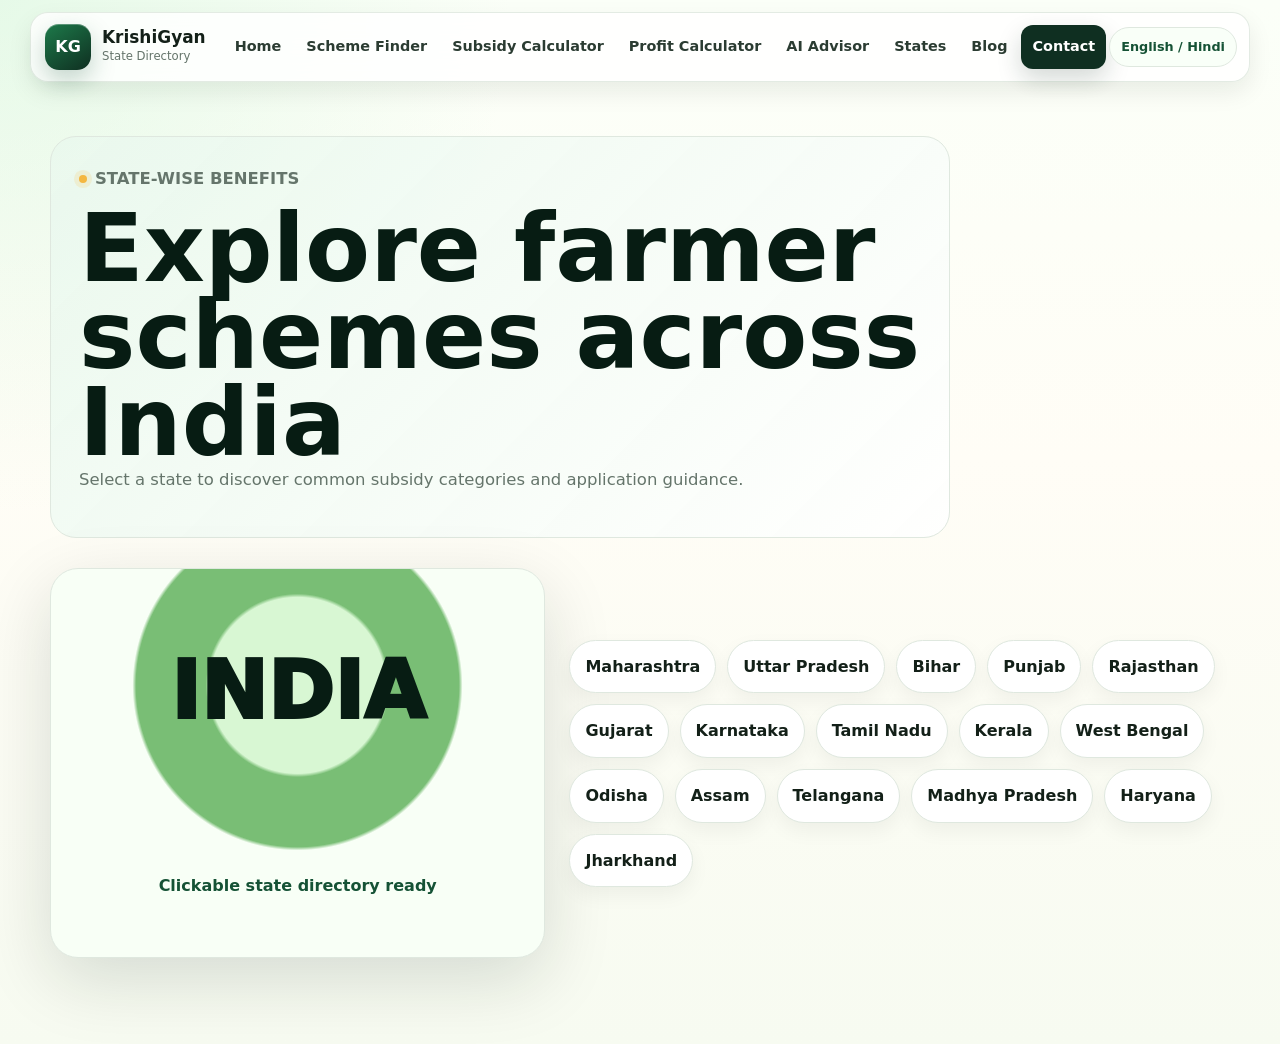
<file: state-benefits.html>
<!doctype html>
<html lang="en">
  <head>
    <meta charset="utf-8"><meta name="viewport" content="width=device-width, initial-scale=1">
    <title>State Benefits Directory | Agriculture Subsidy State Wise</title>
    <meta name="description" content="Browse agriculture subsidy state wise across India for farmer benefits, PM Kisan, irrigation, dairy, goat, solar and machinery support.">
    <link rel="stylesheet" href="assets/css/styles.css">
    <script defer src="https://cdn.vercel-insights.com/v1/script.js"></script>
  </head>
  <body>
    <header class="site-header compact"><a class="brand" href="index.html"><span class="brand-mark">KG</span><span><strong>KrishiGyan</strong><small>State Directory</small></span></a><button class="nav-toggle" type="button" aria-label="Open navigation menu" aria-expanded="false" aria-controls="site-nav"><span></span><span></span><span></span></button><nav id="site-nav" class="site-nav"><a href="index.html">Home</a><a href="scheme-finder.html">Scheme Finder</a><a href="subsidy-calculator.html">Subsidy Calculator</a><a href="profit-calculator.html">Profit Calculator</a><a href="ai-advisor.html">AI Advisor</a><a href="state-benefits.html">States</a><a href="blog.html">Blog</a><a class="nav-cta" href="contact.html">Contact</a><span class="language-switch" aria-label="Language options">English / Hindi</span></nav></header>
    <main class="page">
      <section class="page-hero"><p class="eyebrow">State-wise benefits</p><h1>Explore farmer schemes across India</h1><p>Select a state to discover common subsidy categories and application guidance.</p></section>
      <section class="state-layout">
        <div class="india-card" aria-label="India map inspired selector"><div>INDIA</div><span>Clickable state directory ready</span></div>
        <div class="state-grid">
          <a>Maharashtra</a><a>Uttar Pradesh</a><a>Bihar</a><a>Punjab</a><a>Rajasthan</a><a>Gujarat</a><a>Karnataka</a><a>Tamil Nadu</a><a>Kerala</a><a>West Bengal</a><a>Odisha</a><a>Assam</a><a>Telangana</a><a>Madhya Pradesh</a><a>Haryana</a><a>Jharkhand</a>
        </div>
      </section>
    </main>
    <script src="assets/js/main.js" defer></script>
  </body>
</html>
</file>
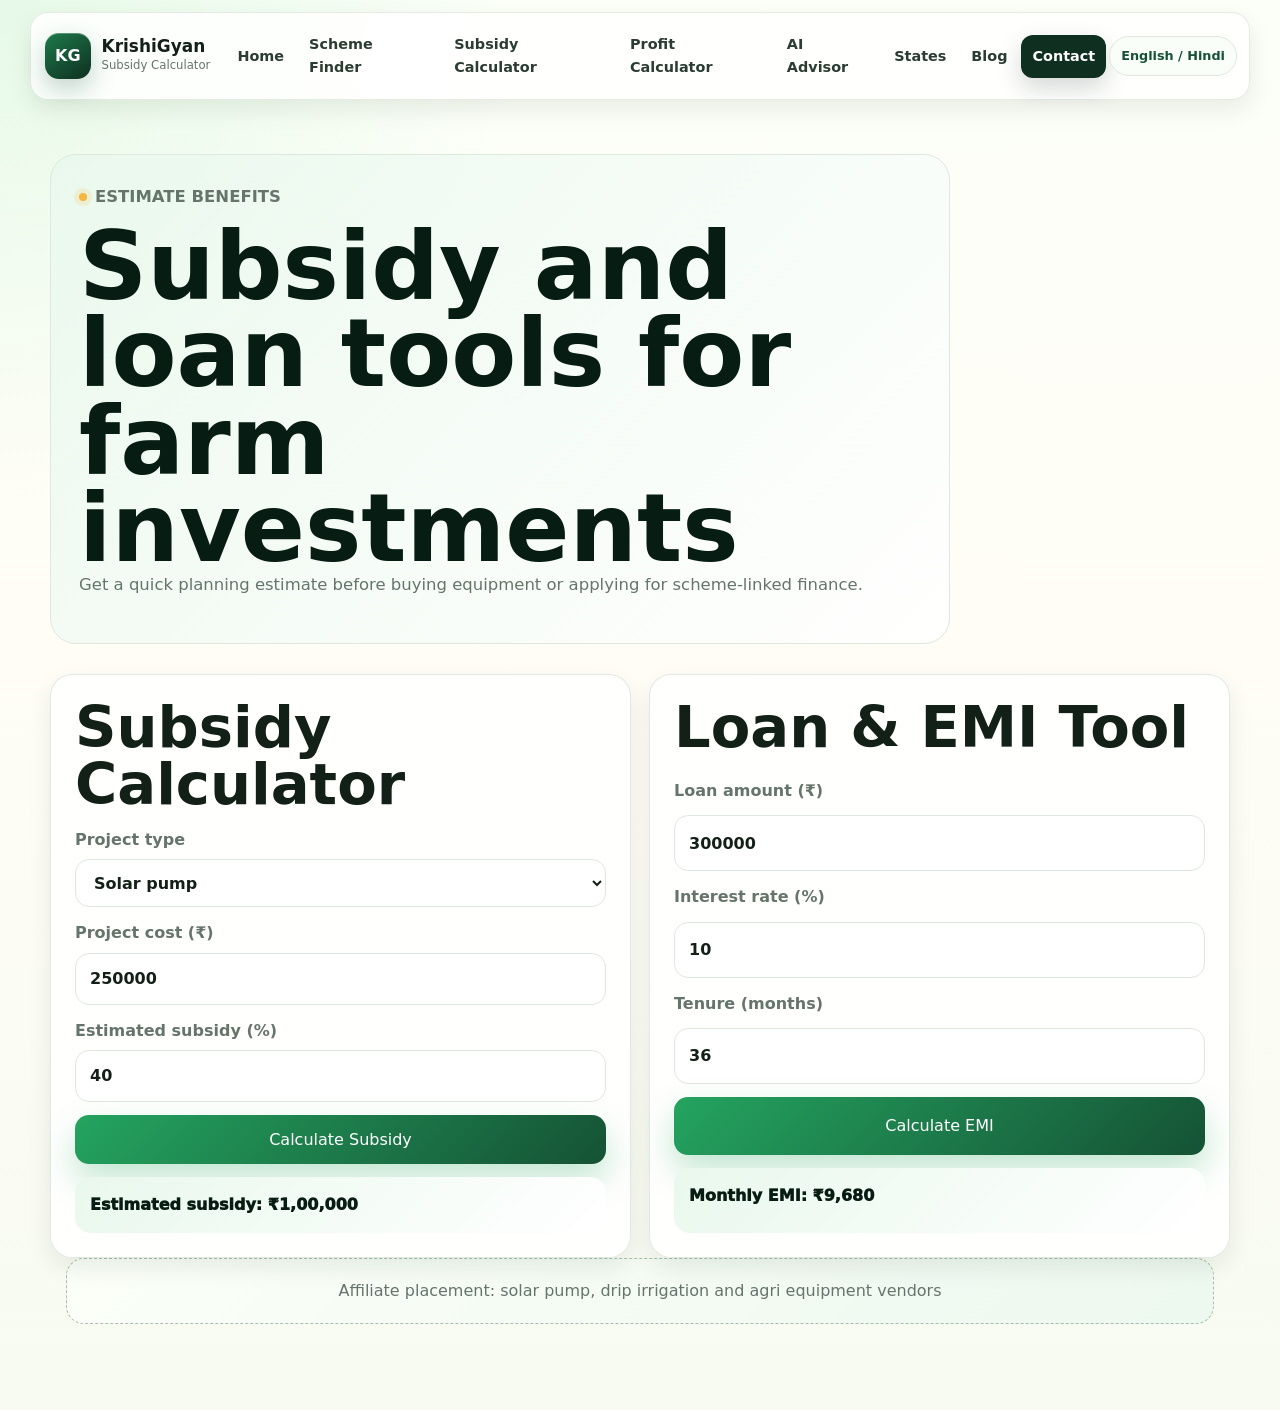
<file: subsidy-calculator.html>
<!doctype html>
<html lang="en">
  <head>
    <meta charset="utf-8"><meta name="viewport" content="width=device-width, initial-scale=1">
    <title>Subsidy Calculator | Solar, Dairy, Goat, Fishery Subsidy India</title>
    <meta name="description" content="Estimate solar subsidy for farmers India, goat farming subsidy India, dairy loan subsidy, drip irrigation subsidy, fish pond and polyhouse subsidy.">
    <link rel="stylesheet" href="assets/css/styles.css">
    <script defer src="https://cdn.vercel-insights.com/v1/script.js"></script>
  </head>
  <body>
    <header class="site-header compact"><a class="brand" href="index.html"><span class="brand-mark">KG</span><span><strong>KrishiGyan</strong><small>Subsidy Calculator</small></span></a><button class="nav-toggle" type="button" aria-label="Open navigation menu" aria-expanded="false" aria-controls="site-nav"><span></span><span></span><span></span></button><nav id="site-nav" class="site-nav"><a href="index.html">Home</a><a href="scheme-finder.html">Scheme Finder</a><a href="subsidy-calculator.html">Subsidy Calculator</a><a href="profit-calculator.html">Profit Calculator</a><a href="ai-advisor.html">AI Advisor</a><a href="state-benefits.html">States</a><a href="blog.html">Blog</a><a class="nav-cta" href="contact.html">Contact</a><span class="language-switch" aria-label="Language options">English / Hindi</span></nav></header>
    <main class="page">
      <section class="page-hero"><p class="eyebrow">Estimate benefits</p><h1>Subsidy and loan tools for farm investments</h1><p>Get a quick planning estimate before buying equipment or applying for scheme-linked finance.</p></section>
      <section class="calculator-grid">
        <form class="calc-card" data-calc="subsidy">
          <h2>Subsidy Calculator</h2>
          <label>Project type<select name="project"><option>Solar pump</option><option>Drip irrigation</option><option>Dairy unit</option><option>Goat farm</option><option>Fish pond</option><option>Polyhouse</option></select></label>
          <label>Project cost (₹)<input name="cost" type="number" value="250000" min="0"></label>
          <label>Estimated subsidy (%)<input name="rate" type="number" value="40" min="0" max="100"></label>
          <button class="btn primary" type="submit">Calculate Subsidy</button>
          <output>Estimated subsidy: ₹1,00,000</output>
        </form>
        <form id="loan-tool" class="calc-card" data-calc="emi">
          <h2>Loan & EMI Tool</h2>
          <label>Loan amount (₹)<input name="principal" type="number" value="300000" min="0"></label>
          <label>Interest rate (%)<input name="interest" type="number" value="10" min="0" step="0.1"></label>
          <label>Tenure (months)<input name="months" type="number" value="36" min="1"></label>
          <button class="btn primary" type="submit">Calculate EMI</button>
          <output>Monthly EMI: ₹9,680</output>
        </form>
      </section>
      <aside class="ad-slot">Affiliate placement: solar pump, drip irrigation and agri equipment vendors</aside>
    </main>
    <script src="assets/js/main.js" defer></script>
  </body>
</html>
</file>
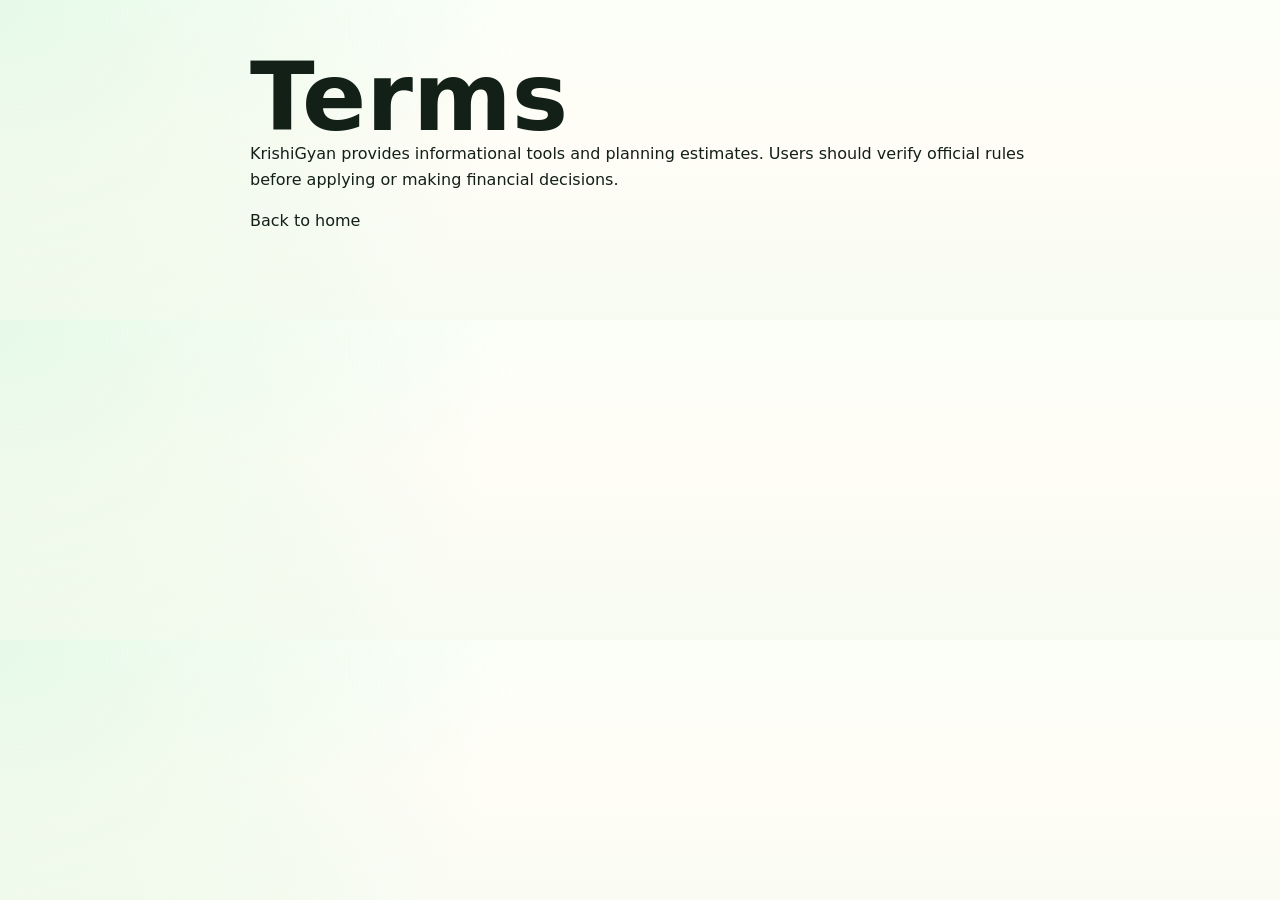
<file: terms.html>
<!doctype html><html lang="en"><head><meta charset="utf-8"><meta name="viewport" content="width=device-width, initial-scale=1"><title>Terms | KrishiGyan</title><link rel="stylesheet" href="assets/css/styles.css"><script defer src="https://cdn.vercel-insights.com/v1/script.js"></script></head><body><main class="page legal"><h1>Terms</h1><p>KrishiGyan provides informational tools and planning estimates. Users should verify official rules before applying or making financial decisions.</p><a href="index.html">Back to home</a></main></body></html>
</file>
<file: assets/css/styles.css>
:root {
  --leaf-950: #071c13;
  --leaf-900: #0f2f21;
  --leaf-800: #155235;
  --leaf-700: #1d7a4a;
  --leaf-600: #24a45f;
  --leaf-100: #e9f8ed;
  --mint: #c9f2d2;
  --sun: #f4b740;
  --earth: #9b6a2f;
  --sky: #eaf6ff;
  --paper: #fffdf6;
  --surface: #ffffff;
  --ink: #132018;
  --muted: #65756b;
  --line: #dfe8df;
  --ring: rgba(36, 164, 95, 0.22);
  --shadow-sm: 0 10px 25px rgba(7, 28, 19, 0.08);
  --shadow: 0 22px 70px rgba(7, 28, 19, 0.14);
}

* { box-sizing: border-box; }
html { scroll-behavior: smooth; }
body {
  margin: 0;
  font-family: Inter, ui-sans-serif, system-ui, -apple-system, BlinkMacSystemFont, "Segoe UI", sans-serif;
  color: var(--ink);
  background:
    radial-gradient(circle at top left, rgba(201, 242, 210, 0.42), transparent 32rem),
    linear-gradient(180deg, #fbfff8 0%, var(--paper) 44%, #f7fbf1 100%);
  line-height: 1.6;
}
a { color: inherit; text-decoration: none; }
img { display: block; max-width: 100%; }
a:focus-visible, button:focus-visible, summary:focus-visible {
  outline: 3px solid var(--sun);
  outline-offset: 3px;
}
h1, h2, h3, p { overflow-wrap: anywhere; }
h1 {
  margin: 0;
  max-width: 11.5ch;
  font-size: clamp(2.8rem, 7.4vw, 6.2rem);
  line-height: 0.92;
  letter-spacing: 0;
}
h2 {
  margin: 0;
  max-width: 13ch;
  font-size: clamp(2rem, 4.5vw, 3.75rem);
  line-height: 1;
  letter-spacing: 0;
}
h3 { margin: 0; font-size: 1.08rem; line-height: 1.22; }
p { margin-top: 0; }

.site-header {
  position: sticky;
  top: 12px;
  z-index: 30;
  width: min(1220px, calc(100% - 28px));
  min-height: 70px;
  margin: 12px auto 0;
  display: flex;
  align-items: center;
  justify-content: space-between;
  gap: 16px;
  padding: 10px 12px 10px 14px;
  background: rgba(255, 255, 255, 0.84);
  border: 1px solid rgba(223, 232, 223, 0.86);
  border-radius: 18px;
  box-shadow: var(--shadow-sm);
  backdrop-filter: blur(18px);
}
.site-header.compact { margin-top: 12px; }
.brand { display: inline-flex; align-items: center; gap: 11px; min-width: 0; }
.brand-mark {
  display: grid;
  place-items: center;
  width: 46px;
  height: 46px;
  border-radius: 14px;
  background: linear-gradient(145deg, var(--leaf-700), var(--leaf-900));
  color: white;
  font-weight: 900;
  box-shadow: inset 0 1px 0 rgba(255,255,255,0.28), 0 10px 24px rgba(21, 82, 53, 0.25);
}
.brand strong { display: block; font-size: 1.06rem; line-height: 1.1; }
.brand small { display: block; color: var(--muted); font-size: 0.73rem; white-space: nowrap; }
.site-nav { display: flex; align-items: center; gap: 3px; font-size: 0.9rem; }
.site-nav a {
  padding: 10px 11px;
  border-radius: 12px;
  color: #2b3c32;
  font-weight: 720;
}
.site-nav a:hover { background: var(--leaf-100); color: var(--leaf-800); }
.site-nav .nav-cta {
  background: var(--leaf-900);
  color: white;
  box-shadow: 0 10px 24px rgba(15, 47, 33, 0.18);
}
.language-switch {
  padding: 9px 11px;
  border: 1px solid var(--line);
  border-radius: 999px;
  background: #f9fff8;
  color: var(--leaf-800);
  font-size: 0.8rem;
  font-weight: 850;
  white-space: nowrap;
}
.nav-toggle {
  display: none;
  width: 44px;
  height: 44px;
  border: 1px solid var(--line);
  background: var(--surface);
  border-radius: 14px;
}
.nav-toggle span { display: block; width: 18px; height: 2px; background: var(--leaf-950); margin: 4px auto; border-radius: 2px; }

.hero {
  position: relative;
  min-height: calc(100svh - 94px);
  display: grid;
  align-items: center;
  overflow: hidden;
  margin-top: -82px;
  padding-top: 94px;
  isolation: isolate;
}
.hero::after {
  content: "";
  position: absolute;
  inset: auto 0 0;
  height: 34%;
  background: linear-gradient(180deg, transparent, var(--paper));
  z-index: 1;
  pointer-events: none;
}
.hero-media, .hero-media img, .hero-overlay { position: absolute; inset: 0; width: 100%; height: 100%; }
.hero-media img { object-fit: cover; object-position: 64% center; transform: scale(1.02); }
.hero-overlay {
  background:
    linear-gradient(90deg, rgba(7, 28, 19, 0.92) 0%, rgba(7, 28, 19, 0.72) 40%, rgba(7, 28, 19, 0.16) 100%),
    radial-gradient(circle at 18% 42%, rgba(36, 164, 95, 0.35), transparent 28rem);
}
.hero-content {
  position: relative;
  z-index: 2;
  width: min(760px, calc(100% - 32px));
  margin-left: clamp(16px, 7vw, 96px);
  padding: 90px 0 92px;
  color: white;
}
.eyebrow {
  display: inline-flex;
  align-items: center;
  gap: 8px;
  margin: 0 0 13px;
  color: var(--leaf-700);
  font-size: 0.76rem;
  font-weight: 900;
  letter-spacing: 0;
  text-transform: uppercase;
}
.eyebrow::before {
  content: "";
  width: 8px;
  height: 8px;
  border-radius: 99px;
  background: var(--sun);
  box-shadow: 0 0 0 5px rgba(244, 183, 64, 0.16);
}
.hero .eyebrow { color: #d5f8d4; }
.hero-content > p:not(.eyebrow) { max-width: 620px; margin: 20px 0 28px; font-size: clamp(1.08rem, 2vw, 1.35rem); color: #ecf8ee; }
.hero-actions, .quick-search div { display: flex; flex-wrap: wrap; gap: 12px; }
.btn, button {
  min-height: 48px;
  display: inline-flex;
  align-items: center;
  justify-content: center;
  border: 0;
  border-radius: 14px;
  padding: 12px 18px;
  font-weight: 850;
  cursor: pointer;
  font: inherit;
  transition: transform 180ms ease, box-shadow 180ms ease, background 180ms ease;
}
.btn:hover, button:hover { transform: translateY(-1px); }
.btn:active, button:active { transform: translateY(0); }
button:disabled { cursor: progress; opacity: 0.78; transform: none; }
.btn.primary, .quick-search button {
  background: linear-gradient(135deg, var(--leaf-600), var(--leaf-800));
  color: white;
  box-shadow: 0 16px 34px rgba(36, 164, 95, 0.28);
}
.btn.secondary { background: rgba(255,255,255,0.94); color: var(--leaf-950); }
.quick-search {
  margin-top: 28px;
  max-width: 740px;
  padding: 12px;
  border: 1px solid rgba(255,255,255,0.28);
  border-radius: 20px;
  background: rgba(255,255,255,0.16);
  box-shadow: 0 24px 60px rgba(0,0,0,0.18);
  backdrop-filter: blur(16px);
}
.quick-search label { display: block; margin-bottom: 8px; font-weight: 760; font-size: 0.9rem; color: #edf7eb; }
input, select, textarea {
  width: 100%;
  min-height: 48px;
  border: 1px solid var(--line);
  border-radius: 14px;
  padding: 12px 14px;
  background: var(--surface);
  color: var(--ink);
  font: inherit;
  outline: none;
  transition: border-color 160ms ease, box-shadow 160ms ease;
}
input:focus, select:focus, textarea:focus { border-color: var(--leaf-600); box-shadow: 0 0 0 5px var(--ring); }
textarea { min-height: 130px; resize: vertical; }
.quick-search input { flex: 1 1 300px; border-color: rgba(255,255,255,0.7); }

.trust-strip {
  position: relative;
  z-index: 3;
  width: min(1120px, calc(100% - 32px));
  margin: -46px auto 0;
  display: grid;
  grid-template-columns: repeat(4, 1fr);
  gap: 1px;
  overflow: hidden;
  border: 1px solid var(--line);
  border-radius: 20px;
  background: var(--line);
  box-shadow: var(--shadow);
}
.trust-strip div { padding: 24px 18px; background: rgba(255,255,255,0.94); text-align: center; }
.trust-strip strong { display: block; font-size: 1.45rem; color: var(--leaf-800); line-height: 1.1; }
.trust-strip span { color: var(--muted); font-size: 0.92rem; }

.section, .page { width: min(1180px, calc(100% - 32px)); margin: 0 auto; padding: 86px 0; }
.section-tight { padding-top: 72px; }
.section-heading { max-width: 760px; margin-bottom: 30px; }
.section-heading p:not(.eyebrow), .split p, .page-hero p { color: var(--muted); font-size: 1.03rem; }
.feature-grid, .testimonial-grid, .blog-grid, .calculator-grid { display: grid; grid-template-columns: repeat(3, 1fr); gap: 18px; }
.feature-card, .offer-card, blockquote, .result-list article, .calc-card, .support-card, .chat-shell, .blog-grid article {
  background: rgba(255,255,255,0.9);
  border: 1px solid rgba(223, 232, 223, 0.92);
  border-radius: 22px;
  box-shadow: var(--shadow-sm);
}
.feature-card {
  position: relative;
  min-height: 238px;
  padding: 24px;
  display: grid;
  align-content: start;
  gap: 12px;
  overflow: hidden;
}
.feature-card::after {
  content: "";
  position: absolute;
  right: -42px;
  bottom: -42px;
  width: 118px;
  height: 118px;
  border-radius: 999px;
  background: rgba(201, 242, 210, 0.45);
}
.feature-card:hover { transform: translateY(-3px); box-shadow: var(--shadow); }
.feature-card p, blockquote p, .result-list p, .blog-grid p { color: var(--muted); margin: 0; }
.feature-card a, .result-list a { color: var(--leaf-800); font-weight: 900; }
.icon {
  display: inline-grid;
  place-items: center;
  width: fit-content;
  min-width: 50px;
  height: 42px;
  padding: 0 12px;
  border-radius: 14px;
  background: linear-gradient(135deg, var(--leaf-100), #fff);
  color: var(--leaf-800);
  border: 1px solid rgba(36, 164, 95, 0.18);
  font-size: 0.76rem;
  font-weight: 950;
  text-transform: uppercase;
}
.ad-slot {
  width: min(1180px, calc(100% - 32px));
  margin: 0 auto;
  padding: 19px;
  border: 1px dashed #a7bea9;
  border-radius: 18px;
  background: linear-gradient(135deg, #fbfff8, #edf8ef);
  color: var(--muted);
  text-align: center;
}
.split { display: grid; grid-template-columns: 0.95fr 1.05fr; gap: 44px; align-items: center; }
.benefit-list, .category-grid, .state-grid, .prompt-chips, .compact-list {
  display: flex;
  flex-wrap: wrap;
  gap: 11px;
}
.benefit-list span, .category-grid a, .category-grid span, .state-grid a, .prompt-chips button {
  padding: 13px 15px;
  border-radius: 999px;
  border: 1px solid var(--line);
  background: var(--surface);
  font-weight: 800;
  box-shadow: 0 8px 20px rgba(7, 28, 19, 0.05);
}
.benefit-list span::before, .category-grid a::before { content: ""; display: inline-block; width: 7px; height: 7px; margin-right: 8px; border-radius: 99px; background: var(--leaf-600); }
.category-grid a:hover, .state-grid a:hover { border-color: var(--leaf-600); color: var(--leaf-800); transform: translateY(-1px); }
.product-band {
  position: relative;
  width: 100%;
  max-width: none;
  padding-inline: max(16px, calc((100vw - 1180px) / 2));
  background:
    radial-gradient(circle at 78% 20%, rgba(244, 183, 64, 0.28), transparent 22rem),
    linear-gradient(135deg, var(--leaf-950), var(--leaf-800));
  color: white;
}
.product-band p { color: #dcebdd; }
.offer-card { padding: 24px; color: var(--ink); background: rgba(255,255,255,0.95); }
.offer-card span, .blog-grid span, .result-list span { color: var(--earth); font-size: 0.78rem; font-weight: 900; text-transform: uppercase; }
blockquote { position: relative; margin: 0; padding: 26px; }
blockquote::before { content: "\""; position: absolute; top: 4px; right: 22px; color: rgba(36, 164, 95, 0.16); font-size: 5rem; line-height: 1; font-weight: 900; }
cite { display: block; margin-top: 14px; color: var(--leaf-800); font-weight: 900; font-style: normal; }
.lead-section {
  width: 100%;
  max-width: none;
  padding-inline: max(16px, calc((100vw - 1180px) / 2));
  background: linear-gradient(135deg, #ecf8ed, #fbfff8);
  border-block: 1px solid var(--line);
}
.lead-form { display: grid; gap: 12px; padding: 18px; background: white; border: 1px solid var(--line); border-radius: 22px; box-shadow: var(--shadow-sm); }
.faq details { border-top: 1px solid var(--line); padding: 19px 0; }
.faq summary { cursor: pointer; font-weight: 900; font-size: 1.06rem; }
.faq p { color: var(--muted); margin-bottom: 0; }
.whatsapp {
  position: fixed;
  right: 18px;
  bottom: 18px;
  z-index: 20;
  border-radius: 999px;
  background: linear-gradient(135deg, #1fa855, #10773b);
  color: white;
  padding: 13px 17px;
  font-weight: 950;
  box-shadow: 0 18px 38px rgba(31, 168, 85, 0.34);
}
.site-footer {
  display: grid;
  grid-template-columns: 1fr 1.2fr;
  gap: 28px;
  padding: 48px clamp(16px,4vw,48px);
  background: var(--leaf-950);
  color: white;
}
.site-footer p, .site-footer small { color: #c8d8ca; }
.site-footer nav { display: flex; flex-wrap: wrap; gap: 12px; align-content: start; justify-content: flex-end; }
.site-footer nav a { color: #edf7eb; }

.page { padding-top: 54px; }
.page-hero {
  max-width: 900px;
  margin-bottom: 30px;
  padding: 28px;
  border-radius: 26px;
  background: linear-gradient(135deg, rgba(233, 248, 237, 0.86), rgba(255,255,255,0.9));
  border: 1px solid var(--line);
}
.page-hero h1 { color: var(--leaf-950); max-width: 15ch; }
.tool-panel { background: rgba(255,255,255,0.78); border: 1px solid var(--line); border-radius: 24px; padding: 18px; margin-bottom: 24px; box-shadow: var(--shadow-sm); }
.filter-form { display: grid; grid-template-columns: 1.4fr 1fr 1fr auto; gap: 12px; }
.result-list { display: grid; grid-template-columns: repeat(2, 1fr); gap: 16px; }
.result-list article, .blog-grid article { padding: 24px; }
.calculator-grid { grid-template-columns: repeat(2, 1fr); }
.calc-card { padding: 24px; display: grid; gap: 13px; }
.calc-card.wide { max-width: 780px; margin: 0 auto; }
.calc-card label { display: grid; gap: 7px; color: var(--muted); font-weight: 760; }
output { display: block; padding: 15px; border-radius: 16px; background: linear-gradient(135deg, var(--leaf-100), #fff); color: var(--leaf-950); font-weight: 950; }
.chat-shell { padding: 18px; }
.chat-log { display: grid; gap: 10px; margin-bottom: 14px; }
.chat-log p { max-width: 82%; margin: 0; padding: 13px 15px; border-radius: 18px; }
.chat-log .bot { background: var(--leaf-100); }
.chat-log .user { justify-self: end; background: var(--leaf-800); color: white; }
.source-list {
  max-width: 82%;
  margin: -2px 0 6px;
  padding: 10px 12px;
  border: 1px solid var(--line);
  border-radius: 14px;
  background: #fbfff8;
  color: var(--muted);
  font-size: 0.84rem;
}
.source-list a {
  display: inline-flex;
  margin: 4px 6px 0 0;
  padding: 5px 8px;
  border-radius: 999px;
  background: var(--leaf-100);
  color: var(--leaf-800);
  font-weight: 800;
}
.chat-form { display: grid; grid-template-columns: 1fr auto; gap: 10px; }
.prompt-chips { margin-top: 16px; }
.state-layout { display: grid; grid-template-columns: 0.9fr 1.2fr; gap: 24px; align-items: center; }
.india-card {
  min-height: 390px;
  display: grid;
  place-items: center;
  text-align: center;
  border-radius: 28px;
  border: 1px solid var(--line);
  background:
    radial-gradient(circle at 50% 30%, #d8f7d3 0 24%, #79be75 25% 44%, #f8fff6 45%),
    white;
  box-shadow: var(--shadow);
}
.india-card div { font-size: clamp(2.2rem, 8vw, 5rem); font-weight: 950; color: var(--leaf-950); }
.india-card span { display: block; color: var(--leaf-800); font-weight: 850; }
.blog-grid { grid-template-columns: repeat(3, 1fr); }
.contact-layout { align-items: start; }
.legal { max-width: 780px; }

@media (max-width: 1100px) {
  .site-nav { gap: 1px; font-size: 0.84rem; }
  .site-nav a { padding-inline: 8px; }
}
@media (max-width: 980px) {
  .nav-toggle { display: block; }
  .site-nav {
    position: absolute;
    top: 78px;
    left: 0;
    right: 0;
    display: none;
    padding: 10px;
    background: rgba(255,255,255,0.98);
    border: 1px solid var(--line);
    border-radius: 18px;
    box-shadow: var(--shadow);
  }
  .site-nav.open { display: grid; }
  .site-nav a, .language-switch { padding: 12px; border-radius: 14px; }
  .hero-overlay { background: linear-gradient(180deg, rgba(7, 28, 19, 0.68) 0%, rgba(7, 28, 19, 0.78) 58%, rgba(7, 28, 19, 0.92) 100%); }
  .hero-content { margin: 0 auto; align-self: end; }
  h1 { max-width: 12ch; }
  .trust-strip, .feature-grid, .testimonial-grid, .blog-grid, .calculator-grid, .split, .state-layout { grid-template-columns: 1fr 1fr; }
  .filter-form { grid-template-columns: 1fr 1fr; }
}
@media (max-width: 640px) {
  .site-header { top: 8px; width: min(100% - 20px, 1220px); min-height: 64px; border-radius: 16px; }
  .brand small { display: none; }
  .brand-mark { width: 42px; height: 42px; border-radius: 12px; }
  .hero { min-height: calc(100svh - 74px); margin-top: -76px; padding-top: 82px; }
  .hero-media img { object-position: 68% center; }
  .hero-content { width: min(100% - 28px, 560px); padding: 96px 0 54px; }
  h1 { font-size: clamp(2.42rem, 13vw, 4rem); }
  h2 { font-size: clamp(1.9rem, 9vw, 2.55rem); }
  .hero-actions .btn, .quick-search button, .quick-search input, .chat-form .btn { width: 100%; }
  .trust-strip { margin-top: -18px; }
  .trust-strip, .feature-grid, .testimonial-grid, .blog-grid, .calculator-grid, .split, .filter-form, .result-list, .state-layout, .chat-form, .site-footer { grid-template-columns: 1fr; }
  .section, .page { width: min(100% - 28px, 1180px); padding: 56px 0; }
  .product-band, .lead-section { width: 100%; padding-inline: 14px; }
  .page-hero { padding: 22px; border-radius: 22px; }
  .site-footer nav { justify-content: flex-start; }
  .india-card { min-height: 280px; }
  .whatsapp { left: 16px; right: auto; bottom: 14px; }
}

@media (prefers-reduced-motion: reduce) {
  *, *::before, *::after {
    scroll-behavior: auto !important;
    transition-duration: 0.01ms !important;
    animation-duration: 0.01ms !important;
    animation-iteration-count: 1 !important;
  }
}
</file>
